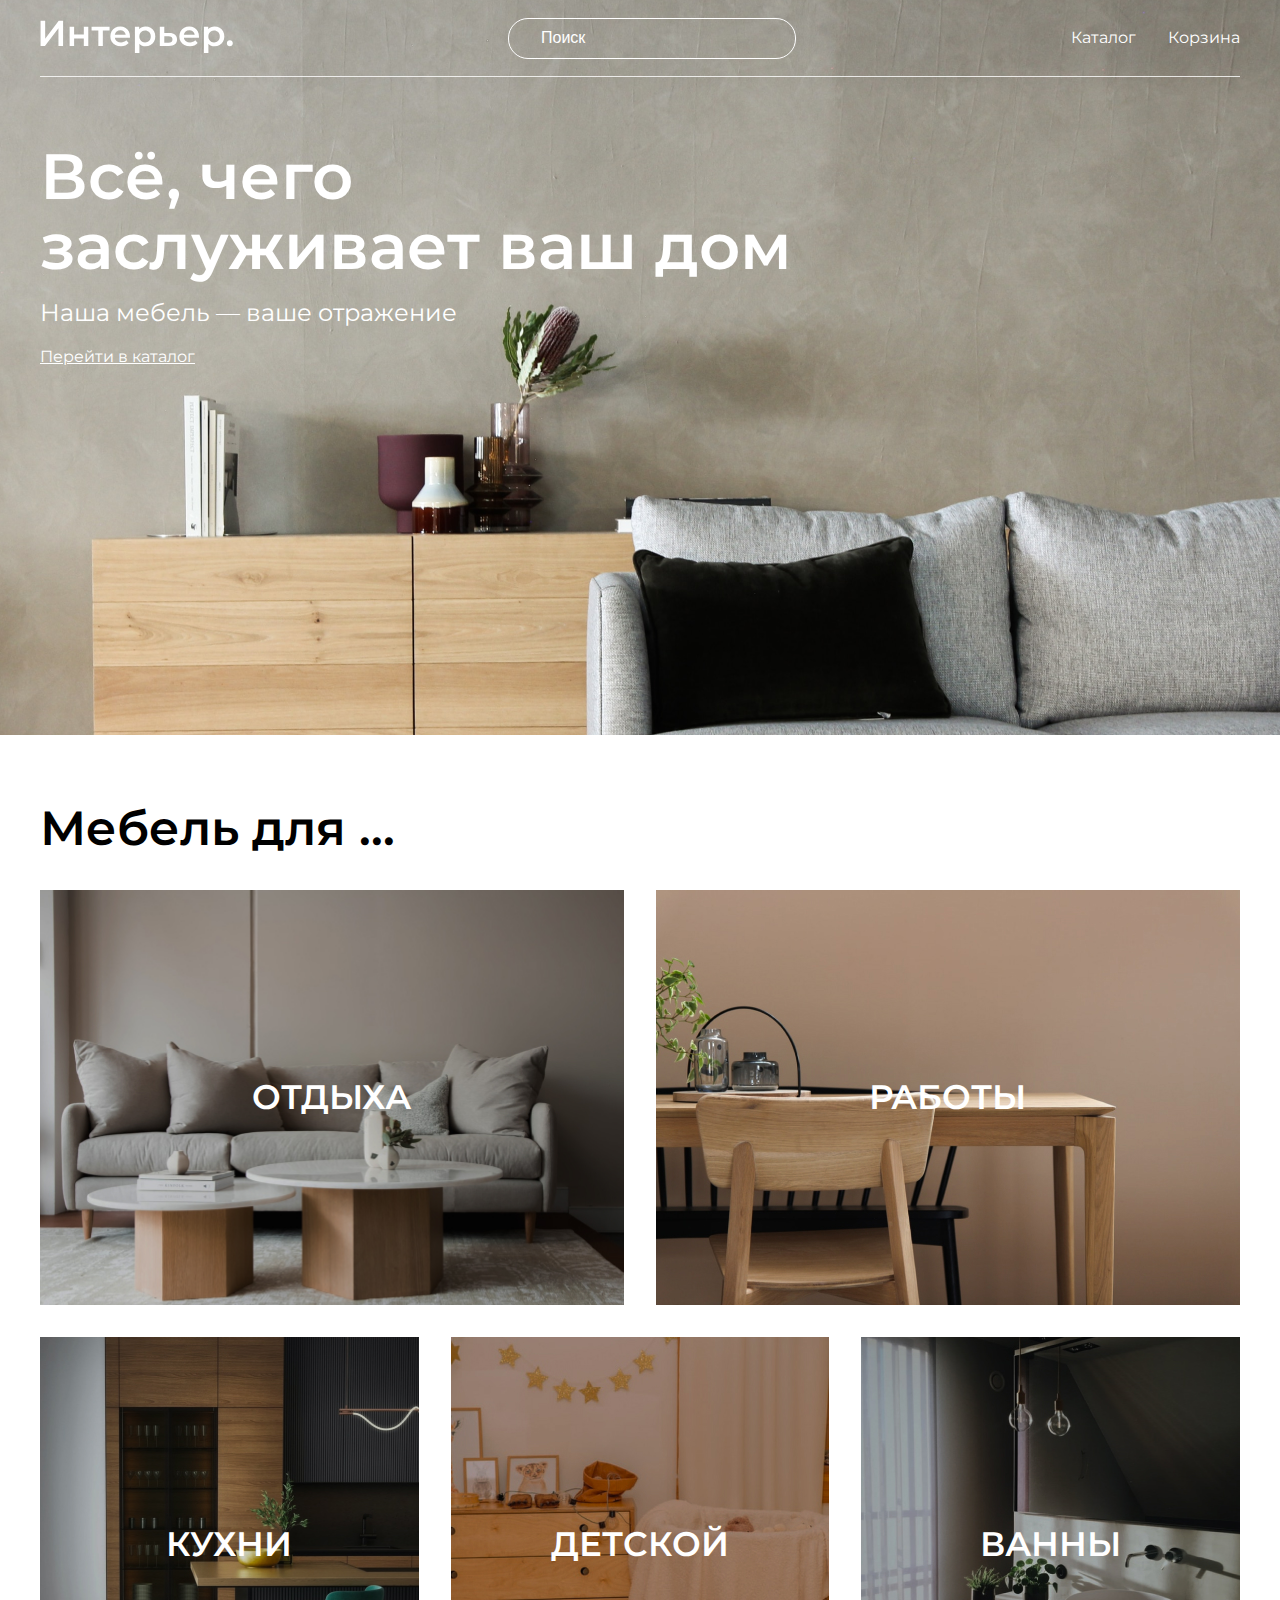
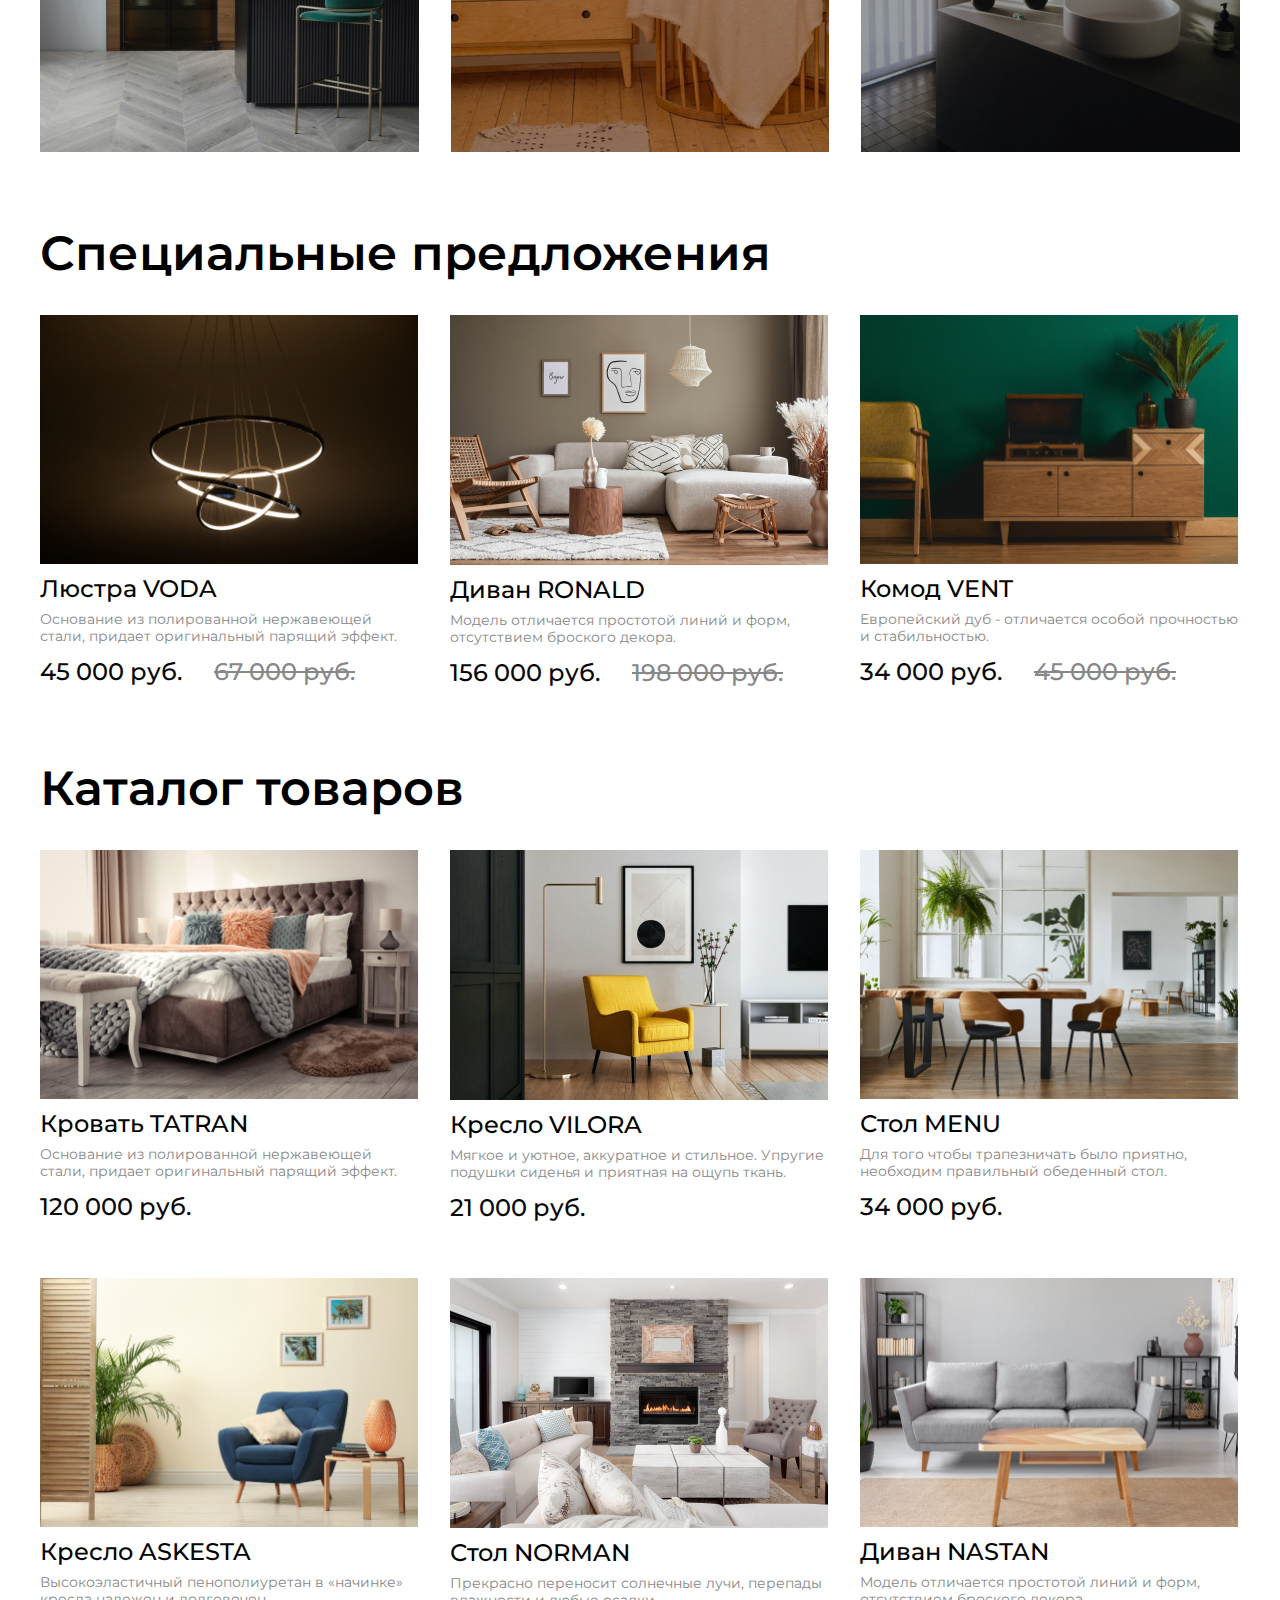
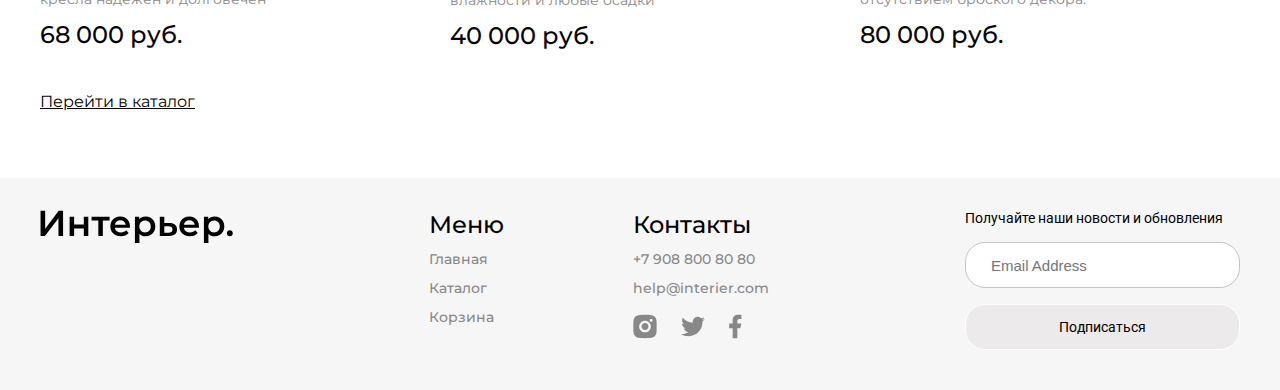
<file: index.html>
<!DOCTYPE html>
<html lang="en">

<head>
    <meta charset="UTF-8">
    <meta http-equiv="X-UA-Compatible" content="IE=edge">
    <meta name="viewport" content="width=device-width, initial-scale=1.0">
    <title>Document</title>
    <link rel="preconnect" href="https://fonts.googleapis.com">
    <link rel="preconnect" href="https://fonts.gstatic.com" crossorigin>
    <link href="https://fonts.googleapis.com/css2?family=Montserrat:wght@400;500;600&display=swap" rel="stylesheet">
    <link rel="preconnect" href="https://fonts.googleapis.com">
    <link rel="preconnect" href="https://fonts.gstatic.com" crossorigin>
    <link href="https://fonts.googleapis.com/css2?family=Montserrat:wght@400;500;600&family=Roboto&display=swap"
        rel="stylesheet">
    <link rel="stylesheet" href="style.css">
</head>

<body class="body">
    <div class="top center">
        <header class="header">
            <a class="logo" href="index.html"><img class="logo__img" src="img/logo.svg" alt="logotip"></a>
            <input class="header__input" type="text" placeholder="Поиск">
            <nav class="header__nav">
                <a class="header__link" href="catalog.html"> Каталог</a>
                <a class="header__link" href="cart.html"> Корзина</a>
            </nav>
            <div class="header__nav_mobile">
                <a href="#"><svg width="17" height="16" viewBox="0 0 17 16" fill="none"
                        xmlns="http://www.w3.org/2000/svg">
                        <path
                            d="M2.7515 1.99141C1.59282 3.14838 0.918906 4.70363 0.867092 6.34023C0.815278 7.97682 1.38946 9.57159 2.47264 10.7995C3.55581 12.0275 5.06645 12.7962 6.69672 12.9491C8.29727 13.0991 9.89485 12.6444 11.1757 11.6766L14.5069 15.0085L14.5069 15.0085C14.5897 15.0914 14.6881 15.1571 14.7963 15.2019C14.9046 15.2468 15.0206 15.2698 15.1377 15.2698C15.2549 15.2698 15.3709 15.2468 15.4791 15.2019C15.5873 15.1571 15.6857 15.0914 15.7685 15.0085C15.8514 14.9257 15.9171 14.8274 15.9619 14.7191C16.0068 14.6109 16.0298 14.4949 16.0298 14.3777C16.0298 14.2606 16.0068 14.1446 15.9619 14.0363C15.9171 13.9281 15.8514 13.8298 15.7685 13.7469L15.7685 13.7469L12.4368 10.416C13.4021 9.13496 13.8547 7.53846 13.7038 5.93943C13.5501 4.31054 12.7816 2.80139 11.5547 1.719C10.3277 0.636623 8.73451 0.0623154 7.09916 0.11292C5.46381 0.163525 3.90917 0.835233 2.7515 1.99141ZM2.7515 1.99141L2.82216 2.06217L2.7515 1.99141ZM10.5895 3.25366C11.0271 3.68416 11.3751 4.19703 11.6135 4.76269C11.8518 5.32835 11.9758 5.93561 11.9783 6.54944C11.9808 7.16327 11.8618 7.77152 11.628 8.3391C11.3943 8.90669 11.0505 9.42238 10.6164 9.85642C10.1824 10.2905 9.66668 10.6343 9.09909 10.868C8.53151 11.1018 7.92326 11.2208 7.30943 11.2183C6.6956 11.2158 6.08834 11.0918 5.52268 10.8535C4.95702 10.6151 4.44415 10.2671 4.01365 9.82954C3.15334 8.95509 2.67341 7.77613 2.6784 6.54944C2.6834 5.32275 3.17291 4.14773 4.04032 3.28033C4.90772 2.41292 6.08274 1.92341 7.30943 1.91841C8.53612 1.91342 9.71508 2.39335 10.5895 3.25366Z"
                            fill="white" stroke="white" stroke-width="0.2" />
                    </svg>
                </a>
                <a href="catalog.html"><svg width="20" height="21" viewBox="0 0 20 21" fill="none"
                        xmlns="http://www.w3.org/2000/svg">
                        <rect x="0.800537" y="0.900024" width="4.57143" height="4.57143" fill="white" />
                        <rect x="0.800537" y="8.21436" width="4.57143" height="4.57143" fill="white" />
                        <rect x="0.800537" y="15.5286" width="4.57143" height="4.57143" fill="white" />
                        <rect x="8.11401" y="8.21436" width="4.57143" height="4.57143" fill="white" />
                        <rect x="8.11401" y="15.5286" width="4.57143" height="4.57143" fill="white" />
                        <rect x="8.11401" y="0.900024" width="4.57143" height="4.57143" fill="white" />
                        <rect x="15.4285" y="8.21436" width="4.57143" height="4.57143" fill="white" />
                        <rect x="15.4285" y="15.5286" width="4.57143" height="4.57143" fill="white" />
                        <rect x="15.4285" y="0.900024" width="4.57143" height="4.57143" fill="white" />
                    </svg>
                </a>
                <a href="cart.html"><svg width="19" height="17" viewBox="0 0 19 17" fill="none"
                        xmlns="http://www.w3.org/2000/svg">
                        <path
                            d="M11.5834 16.8333C12.1359 16.8333 12.6658 16.6138 13.0566 16.2231C13.4473 15.8324 13.6667 15.3025 13.6667 14.75C13.6667 14.1974 13.4473 13.6675 13.0566 13.2768C12.6658 12.8861 12.1359 12.6666 11.5834 12.6666C11.0309 12.6666 10.501 12.8861 10.1103 13.2768C9.71957 13.6675 9.50008 14.1974 9.50008 14.75C9.50008 15.3025 9.71957 15.8324 10.1103 16.2231C10.501 16.6138 11.0309 16.8333 11.5834 16.8333ZM4.29174 16.8333C4.84428 16.8333 5.37418 16.6138 5.76488 16.2231C6.15558 15.8324 6.37508 15.3025 6.37508 14.75C6.37508 14.1974 6.15558 13.6675 5.76488 13.2768C5.37418 12.8861 4.84428 12.6666 4.29174 12.6666C3.73921 12.6666 3.20931 12.8861 2.81861 13.2768C2.4279 13.6675 2.20841 14.1974 2.20841 14.75C2.20841 15.3025 2.4279 15.8324 2.81861 16.2231C3.20931 16.6138 3.73921 16.8333 4.29174 16.8333ZM17.873 2.16975C18.133 2.16136 18.3796 2.05217 18.5606 1.86525C18.7416 1.67834 18.8428 1.42836 18.8428 1.16819C18.8428 0.908013 18.7416 0.658037 18.5606 0.471123C18.3796 0.28421 18.133 0.175013 17.873 0.166626H16.674C15.7345 0.166626 14.922 0.818709 14.7178 1.73538L13.4126 7.61246C13.2084 8.52912 12.3959 9.18121 11.4563 9.18121H3.63133L2.12924 3.17079H11.8636C12.1212 3.15904 12.3644 3.04844 12.5425 2.86199C12.7206 2.67555 12.82 2.42761 12.82 2.16975C12.82 1.91189 12.7206 1.66395 12.5425 1.47751C12.3644 1.29106 12.1212 1.18046 11.8636 1.16871H2.12924C1.82473 1.16862 1.5242 1.23796 1.25051 1.37145C0.976816 1.50495 0.737162 1.69909 0.549763 1.93911C0.362364 2.17913 0.232155 2.45872 0.169035 2.75662C0.105913 3.05452 0.111544 3.36289 0.185495 3.65829L1.68758 9.66662C1.79586 10.1002 2.046 10.485 2.39821 10.7601C2.75042 11.0351 3.18447 11.1844 3.63133 11.1843H11.4563C12.368 11.1845 13.2524 10.8736 13.9636 10.3032C14.6748 9.73275 15.1701 8.93681 15.3678 8.04683L16.674 2.16975H17.873Z"
                            fill="white" />
                    </svg>
                </a>
            </div>
        </header>
        <section class="top__content">
            <h1 class="top__title-index">Всё, чего<br>заслуживает ваш дом</h1>
            <p class="top__text">
                Наша мебель — ваше отражение
            </p>
            <a href="catalog.html" class="top__link"> Перейти в каталог</a>
        </section>
    </div>
    <section class="for center">
        <h2 class="for__title">Мебель для ...</h2>
        <div class="for__content">
            <div class="for__item for__item_big for__item1">
                <a href="#" class="for__link">ОТДЫХА</a>
            </div>
            <div class="for__item for__item_big for__item2">
                <a href="#" class="for__link">РАБОТЫ</a>
            </div>
            <div class="for__item for__item3">
                <a href="#" class="for__link">КУХНИ</a>
            </div>
            <div class="for__item for__item4">
                <a href="#" class="for__link">ДЕТСКОЙ</a>
            </div>
            <div class="for__item for__item5">
                <a href="#" class="for__link">ВАННЫ</a>
            </div>
        </div>
    </section>
    <section class="product-box center">
        <h2 class="product-box__title">Специальные предложения</h2>
        <div class="product-content">
            <div class="product">
                <img class="product__img" src="img/lustra_voda.png" alt="lustra voda">
                <a class="product__title" href="#">Люстра VODA</a>
                <p class="product__text">Основание из полированной нержавеющей стали, придает оригинальный парящий
                    эффект.</p>
                <p class="product__price">45 000 руб.<span class="product__price_select">67 000 руб.</span></p>
            </div>
            <div class="product">
                <img class="product__img" src="img/divan_Ronald.png" alt="divan Ronald">
                <a class="product__title" href="#">Диван RONALD</a>
                <p class="product__text">Модель отличается простотой линий и форм, отсутствием броского декора.</p>
                <p class="product__price">156 000 руб.<span class="product__price_select">198 000 руб.</span></p>
            </div>
            <div class="product">
                <img class="product__img" src="img/Komod_vent.png" alt="Komod_vent">
                <a class="product__title" href="#">Комод VENT</a>
                <p class="product__text">Европейский дуб - отличается особой прочностью и стабильностью.</p>
                <p class="product__price">34 000 руб.<span class="product__price_select">45 000 руб.</span></p>
            </div>
        </div>
    </section>
    <section class="product-box center">
        <h2 class="product-box__title">Каталог товаров</h2>
        <div class="product-content">
            <div class="product">
                <img class="product__img" src="img/krovat_tatran.png" alt="krovat tatran">
                <a class="product__title" href="#">Кровать TATRAN</a>
                <p class="product__text">Основание из полированной нержавеющей стали, придает оригинальный парящий
                    эффект.</p>
                <p class="product__price">120 000 руб.</p>
            </div>
            <div class="product">
                <img class="product__img" src="img/kreslo_vilora.png" alt="kreslo vilora">
                <a class="product__title" href="#">Кресло VILORA</a>
                <p class="product__text">Мягкое и уютное, аккуратное и стильное. Упругие подушки сиденья и приятная на
                    ощупь ткань. </p>
                <p class="product__price">21 000 руб.</p>
            </div>
            <div class="product">
                <img class="product__img" src="img/stol_menu.png" alt="stol menu">
                <a class="product__title" href="#">Стол MENU</a>
                <p class="product__text">Для того чтобы трапезничать было приятно, необходим правильный обеденный стол.
                </p>
                <p class="product__price">34 000 руб.</p>
            </div>
            <div class="product">
                <img class="product__img" src="img/kreslo_askesta.png" alt="kreslo askesta">
                <a class="product__title" href="#">Кресло ASKESTA</a>
                <p class="product__text">Высокоэластичный пенополиуретан в «начинке» кресла надежен и долговечен</p>
                <p class="product__price">68 000 руб.</p>
            </div>
            <div class="product">
                <img class="product__img" src="img/stol_norman.png" alt="stol NORMAN">
                <a class="product__title" href="#">Стол NORMAN</a>
                <p class="product__text">Прекрасно переносит солнечные лучи, перепады влажности и любые осадки</p>
                <p class="product__price">40 000 руб.</p>
            </div>
            <div class="product">
                <img class="product__img" src="img/divan_nastan.png" alt="divan NASTAN">
                <a class="product__title" href="#">Диван NASTAN</a>
                <p class="product__text">Модель отличается простотой линий и форм, отсутствием броского декора. </p>
                <p class="product__price">80 000 руб.</p>
            </div>
        </div>
    </section>
    <a class="link__catalog center" href="catalog.html">Перейти в каталог</a>
    <footer class="footer center">
        <a class="footer__logo" href="#"><img src="img/interer_black.svg" alt="logotip"></a>
        <div class="footer__content">
            <nav class="footer__nav">
                <h4 class="footer__title">Меню</h4>
                <a class="footer__link" href="index.html"> Главная</a>
                <a class="footer__link" href="catalog.html"> Каталог</a>
                <a class="footer__link" href="cart.html"> Корзина</a>
            </nav>
            <div class="footer__contact">
                <h4 class="footer__title">Контакты</h4>
                <a class="footer__link" href="tel:+79088008080">+7 908 800 80 80</a>
                <a class="footer__link" href="mailto:help@interier.com">help@interier.com</a>
                <div class="footer__icon">
                    <a href="#"><svg class="footer__icon_activ" width="24" height="25" viewBox="0 0 24 25"
                            fill="#888888" xmlns="http://www.w3.org/2000/svg">
                            <path
                                d="M12 0.833984C15.1698 0.833984 15.5653 0.845651 16.809 0.903984C18.0515 0.962318 18.8973 1.15715 19.6417 1.44648C20.4117 1.74282 21.0603 2.14415 21.709 2.79165C22.3022 3.37486 22.7613 4.08034 23.0542 4.85898C23.3423 5.60215 23.5383 6.44915 23.5967 7.69165C23.6515 8.93532 23.6667 9.33082 23.6667 12.5007C23.6667 15.6705 23.655 16.066 23.5967 17.3097C23.5383 18.5522 23.3423 19.398 23.0542 20.1423C22.7621 20.9214 22.303 21.627 21.709 22.2097C21.1256 22.8027 20.4202 23.2617 19.6417 23.5548C18.8985 23.843 18.0515 24.039 16.809 24.0973C15.5653 24.1522 15.1698 24.1673 12 24.1673C8.83017 24.1673 8.43467 24.1557 7.191 24.0973C5.9485 24.039 5.10267 23.843 4.35834 23.5548C3.57938 23.2625 2.87378 22.8034 2.291 22.2097C1.69764 21.6265 1.23859 20.921 0.945836 20.1423C0.656503 19.3992 0.461669 18.5522 0.403336 17.3097C0.348502 16.066 0.333336 15.6705 0.333336 12.5007C0.333336 9.33082 0.345002 8.93532 0.403336 7.69165C0.461669 6.44798 0.656503 5.60332 0.945836 4.85898C1.23778 4.07986 1.69694 3.37419 2.291 2.79165C2.87395 2.19809 3.5795 1.739 4.35834 1.44648C5.10267 1.15715 5.94734 0.962318 7.191 0.903984C8.43467 0.849151 8.83017 0.833984 12 0.833984ZM12 6.66732C10.4529 6.66732 8.96918 7.2819 7.87521 8.37586C6.78125 9.46982 6.16667 10.9536 6.16667 12.5007C6.16667 14.0477 6.78125 15.5315 7.87521 16.6254C8.96918 17.7194 10.4529 18.334 12 18.334C13.5471 18.334 15.0308 17.7194 16.1248 16.6254C17.2188 15.5315 17.8333 14.0477 17.8333 12.5007C17.8333 10.9536 17.2188 9.46982 16.1248 8.37586C15.0308 7.2819 13.5471 6.66732 12 6.66732ZM19.5833 6.37565C19.5833 5.98888 19.4297 5.61794 19.1562 5.34445C18.8827 5.07096 18.5118 4.91732 18.125 4.91732C17.7382 4.91732 17.3673 5.07096 17.0938 5.34445C16.8203 5.61794 16.6667 5.98888 16.6667 6.37565C16.6667 6.76243 16.8203 7.13336 17.0938 7.40685C17.3673 7.68034 17.7382 7.83398 18.125 7.83398C18.5118 7.83398 18.8827 7.68034 19.1562 7.40685C19.4297 7.13336 19.5833 6.76243 19.5833 6.37565ZM12 9.00065C12.9283 9.00065 13.8185 9.3694 14.4749 10.0258C15.1313 10.6822 15.5 11.5724 15.5 12.5007C15.5 13.4289 15.1313 14.3191 14.4749 14.9755C13.8185 15.6319 12.9283 16.0007 12 16.0007C11.0717 16.0007 10.1815 15.6319 9.52513 14.9755C8.86875 14.3191 8.5 13.4289 8.5 12.5007C8.5 11.5724 8.86875 10.6822 9.52513 10.0258C10.1815 9.3694 11.0717 9.00065 12 9.00065Z" />
                        </svg>
                    </a>
                    <a href="#"><svg class="footer__icon_activ" width="24" height="21" viewBox="0 0 24 21"
                            fill="#888888" xmlns="http://www.w3.org/2000/svg">
                            <path
                                d="M23.8557 3.09919C22.965 3.49317 22.0205 3.75191 21.0533 3.86686C22.0727 3.2572 22.8357 2.29771 23.2 1.16719C22.2433 1.73652 21.1945 2.13552 20.1013 2.35136C19.3671 1.5657 18.3938 1.04465 17.3328 0.869207C16.2718 0.693765 15.1826 0.873764 14.2345 1.38122C13.2864 1.88868 12.5325 2.69516 12.09 3.67528C11.6475 4.65541 11.5412 5.75427 11.7877 6.80103C9.84763 6.70379 7.94973 6.19964 6.21718 5.3213C4.48462 4.44296 2.95616 3.21008 1.73101 1.70269C1.29735 2.44755 1.06946 3.29429 1.07067 4.15619C1.07067 5.84786 1.93167 7.34236 3.24067 8.21736C2.46602 8.19297 1.70841 7.98377 1.03101 7.60719V7.66786C1.03124 8.79451 1.42111 9.88641 2.1345 10.7584C2.84789 11.6304 3.8409 12.2289 4.94517 12.4524C4.22606 12.6472 3.47203 12.676 2.74017 12.5364C3.05152 13.5061 3.65835 14.3543 4.4757 14.962C5.29305 15.5697 6.27999 15.9066 7.29834 15.9255C6.28624 16.7204 5.12738 17.308 3.88804 17.6547C2.64869 18.0014 1.35316 18.1005 0.0755081 17.9462C2.30582 19.3805 4.90212 20.142 7.55384 20.1395C16.529 20.1395 21.4372 12.7044 21.4372 6.25619C21.4372 6.04619 21.4313 5.83386 21.422 5.62619C22.3773 4.93572 23.2019 4.08038 23.8568 3.10036L23.8557 3.09919Z" />
                        </svg>
                    </a>
                    <a href="#"><svg class="footer__icon_activ" width="13" height="25" viewBox="0 0 13 25"
                            fill="#888888" xmlns="http://www.w3.org/2000/svg">
                            <path
                                d="M8.33332 14.2218H11.25L12.4167 9.55518H8.33332V7.22184C8.33332 6.02018 8.33332 4.88851 10.6667 4.88851H12.4167V0.968509C12.0363 0.918343 10.6002 0.805176 9.08349 0.805176C5.91599 0.805176 3.66666 2.73834 3.66666 6.28851V9.55518H0.166656V14.2218H3.66666V24.1385H8.33332V14.2218Z" />
                        </svg>
                    </a>
                </div>
            </div>
        </div>
        <div class="footer__form-wrap">
            <form class="footer__form" action="#">
                <p class="footer__form-text">Получайте наши новости и обновления</p>
                <input class="footer__input" type="email" placeholder="Email Address">
                <button class="footer__button">Подписаться</button>
            </form>
        </div>
    </footer>
</body>

</html>
</file>
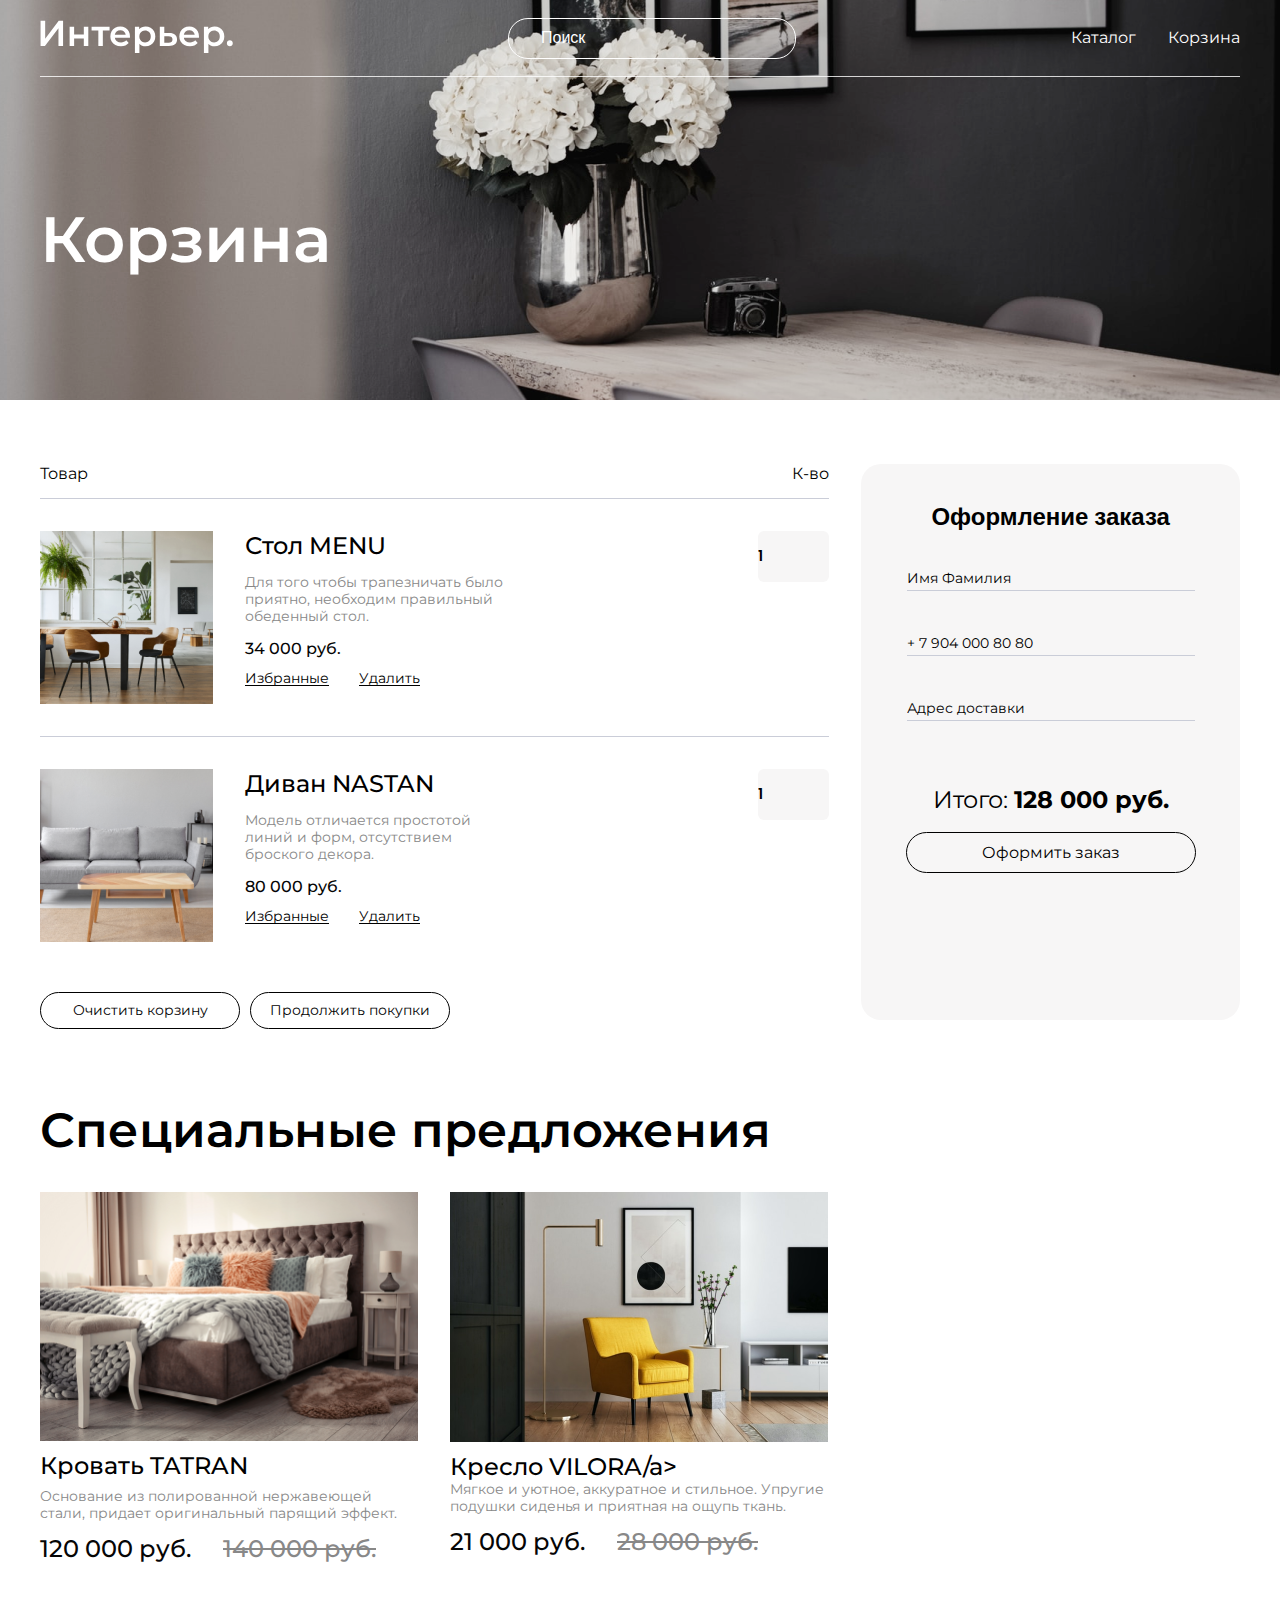
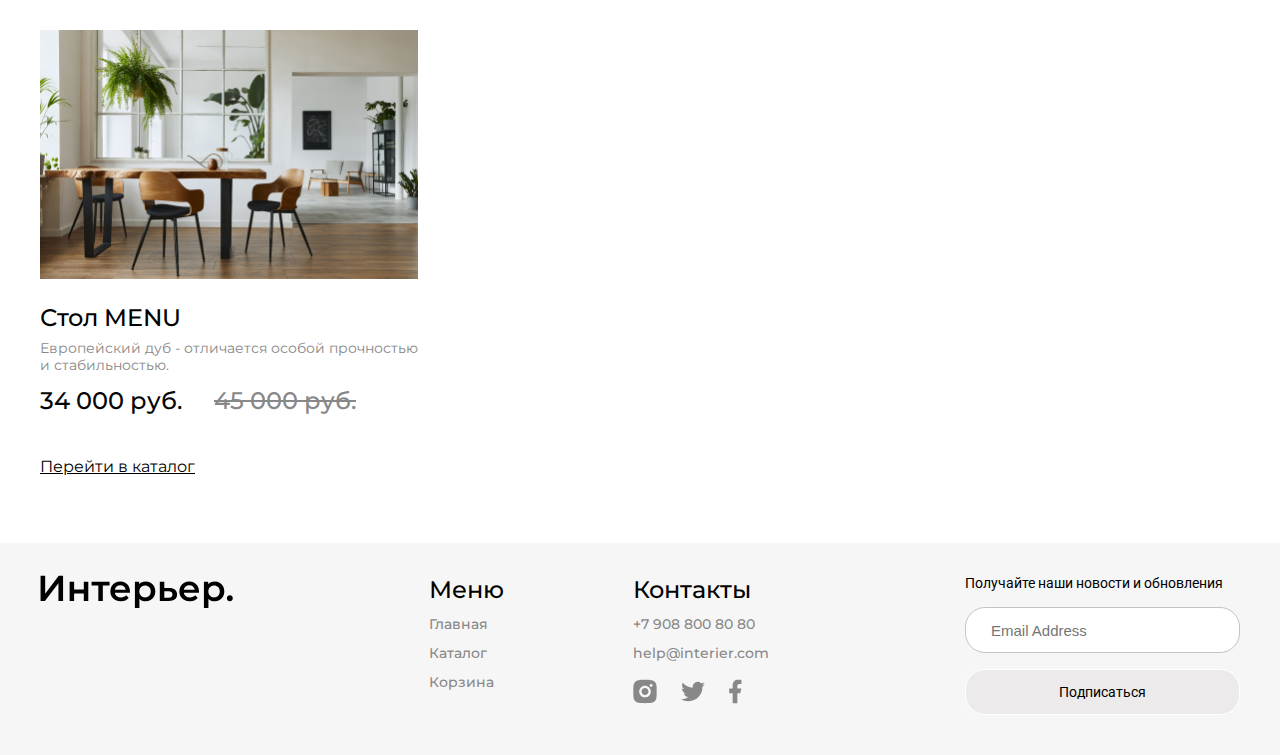
<file: cart.html>
<!DOCTYPE html>
<html lang="en">

<head>
    <meta charset="UTF-8">
    <meta http-equiv="X-UA-Compatible" content="IE=edge">
    <meta name="viewport" content="width=device-width, initial-scale=1.0">
    <title>Document</title>
    <link rel="preconnect" href="https://fonts.googleapis.com">
    <link rel="preconnect" href="https://fonts.gstatic.com" crossorigin>
    <link href="https://fonts.googleapis.com/css2?family=Montserrat:wght@400;500;600&display=swap" rel="stylesheet">
    <link rel="preconnect" href="https://fonts.googleapis.com">
    <link rel="preconnect" href="https://fonts.gstatic.com" crossorigin>
    <link href="https://fonts.googleapis.com/css2?family=Montserrat:wght@400;500;600&family=Roboto&display=swap"
        rel="stylesheet">
    <link rel="preconnect" href="https://fonts.googleapis.com">
    <link rel="preconnect" href="https://fonts.gstatic.com" crossorigin>
    <link
        href="https://fonts.googleapis.com/css2?family=Montserrat:wght@400;500;600&family=Poppins:ital,wght@0,400;0,500;0,600;1,400;1,500;1,600&family=Roboto&display=swap"
        rel="stylesheet">
    <link rel="stylesheet" href="style.css">
</head>

<body class="body">

    <div class="top-cart center">
        <header class="header">
            <a class="logo" href="index.html"><img class="logo__img" src="img/logo.svg" alt="logotip"></a>
            <input class="header__input" type="text" placeholder="Поиск">
            <nav class="header__nav">
                <a class="header__link" href="catalog.html"> Каталог</a>
                <a class="header__link" href="cart.html"> Корзина</a>
            </nav>
            <div class="header__nav_mobile">
                <a href="#"><svg width="17" height="16" viewBox="0 0 17 16" fill="none"
                        xmlns="http://www.w3.org/2000/svg">
                        <path
                            d="M2.7515 1.99141C1.59282 3.14838 0.918906 4.70363 0.867092 6.34023C0.815278 7.97682 1.38946 9.57159 2.47264 10.7995C3.55581 12.0275 5.06645 12.7962 6.69672 12.9491C8.29727 13.0991 9.89485 12.6444 11.1757 11.6766L14.5069 15.0085L14.5069 15.0085C14.5897 15.0914 14.6881 15.1571 14.7963 15.2019C14.9046 15.2468 15.0206 15.2698 15.1377 15.2698C15.2549 15.2698 15.3709 15.2468 15.4791 15.2019C15.5873 15.1571 15.6857 15.0914 15.7685 15.0085C15.8514 14.9257 15.9171 14.8274 15.9619 14.7191C16.0068 14.6109 16.0298 14.4949 16.0298 14.3777C16.0298 14.2606 16.0068 14.1446 15.9619 14.0363C15.9171 13.9281 15.8514 13.8298 15.7685 13.7469L15.7685 13.7469L12.4368 10.416C13.4021 9.13496 13.8547 7.53846 13.7038 5.93943C13.5501 4.31054 12.7816 2.80139 11.5547 1.719C10.3277 0.636623 8.73451 0.0623154 7.09916 0.11292C5.46381 0.163525 3.90917 0.835233 2.7515 1.99141ZM2.7515 1.99141L2.82216 2.06217L2.7515 1.99141ZM10.5895 3.25366C11.0271 3.68416 11.3751 4.19703 11.6135 4.76269C11.8518 5.32835 11.9758 5.93561 11.9783 6.54944C11.9808 7.16327 11.8618 7.77152 11.628 8.3391C11.3943 8.90669 11.0505 9.42238 10.6164 9.85642C10.1824 10.2905 9.66668 10.6343 9.09909 10.868C8.53151 11.1018 7.92326 11.2208 7.30943 11.2183C6.6956 11.2158 6.08834 11.0918 5.52268 10.8535C4.95702 10.6151 4.44415 10.2671 4.01365 9.82954C3.15334 8.95509 2.67341 7.77613 2.6784 6.54944C2.6834 5.32275 3.17291 4.14773 4.04032 3.28033C4.90772 2.41292 6.08274 1.92341 7.30943 1.91841C8.53612 1.91342 9.71508 2.39335 10.5895 3.25366Z"
                            fill="white" stroke="white" stroke-width="0.2" />
                    </svg>
                </a>
                <a href="catalog.html"><svg width="20" height="21" viewBox="0 0 20 21" fill="none"
                        xmlns="http://www.w3.org/2000/svg">
                        <rect x="0.800537" y="0.900024" width="4.57143" height="4.57143" fill="white" />
                        <rect x="0.800537" y="8.21436" width="4.57143" height="4.57143" fill="white" />
                        <rect x="0.800537" y="15.5286" width="4.57143" height="4.57143" fill="white" />
                        <rect x="8.11401" y="8.21436" width="4.57143" height="4.57143" fill="white" />
                        <rect x="8.11401" y="15.5286" width="4.57143" height="4.57143" fill="white" />
                        <rect x="8.11401" y="0.900024" width="4.57143" height="4.57143" fill="white" />
                        <rect x="15.4285" y="8.21436" width="4.57143" height="4.57143" fill="white" />
                        <rect x="15.4285" y="15.5286" width="4.57143" height="4.57143" fill="white" />
                        <rect x="15.4285" y="0.900024" width="4.57143" height="4.57143" fill="white" />
                    </svg>
                </a>
                <a href="cart.html"><svg width="19" height="17" viewBox="0 0 19 17" fill="none"
                        xmlns="http://www.w3.org/2000/svg">
                        <path
                            d="M11.5834 16.8333C12.1359 16.8333 12.6658 16.6138 13.0566 16.2231C13.4473 15.8324 13.6667 15.3025 13.6667 14.75C13.6667 14.1974 13.4473 13.6675 13.0566 13.2768C12.6658 12.8861 12.1359 12.6666 11.5834 12.6666C11.0309 12.6666 10.501 12.8861 10.1103 13.2768C9.71957 13.6675 9.50008 14.1974 9.50008 14.75C9.50008 15.3025 9.71957 15.8324 10.1103 16.2231C10.501 16.6138 11.0309 16.8333 11.5834 16.8333ZM4.29174 16.8333C4.84428 16.8333 5.37418 16.6138 5.76488 16.2231C6.15558 15.8324 6.37508 15.3025 6.37508 14.75C6.37508 14.1974 6.15558 13.6675 5.76488 13.2768C5.37418 12.8861 4.84428 12.6666 4.29174 12.6666C3.73921 12.6666 3.20931 12.8861 2.81861 13.2768C2.4279 13.6675 2.20841 14.1974 2.20841 14.75C2.20841 15.3025 2.4279 15.8324 2.81861 16.2231C3.20931 16.6138 3.73921 16.8333 4.29174 16.8333ZM17.873 2.16975C18.133 2.16136 18.3796 2.05217 18.5606 1.86525C18.7416 1.67834 18.8428 1.42836 18.8428 1.16819C18.8428 0.908013 18.7416 0.658037 18.5606 0.471123C18.3796 0.28421 18.133 0.175013 17.873 0.166626H16.674C15.7345 0.166626 14.922 0.818709 14.7178 1.73538L13.4126 7.61246C13.2084 8.52912 12.3959 9.18121 11.4563 9.18121H3.63133L2.12924 3.17079H11.8636C12.1212 3.15904 12.3644 3.04844 12.5425 2.86199C12.7206 2.67555 12.82 2.42761 12.82 2.16975C12.82 1.91189 12.7206 1.66395 12.5425 1.47751C12.3644 1.29106 12.1212 1.18046 11.8636 1.16871H2.12924C1.82473 1.16862 1.5242 1.23796 1.25051 1.37145C0.976816 1.50495 0.737162 1.69909 0.549763 1.93911C0.362364 2.17913 0.232155 2.45872 0.169035 2.75662C0.105913 3.05452 0.111544 3.36289 0.185495 3.65829L1.68758 9.66662C1.79586 10.1002 2.046 10.485 2.39821 10.7601C2.75042 11.0351 3.18447 11.1844 3.63133 11.1843H11.4563C12.368 11.1845 13.2524 10.8736 13.9636 10.3032C14.6748 9.73275 15.1701 8.93681 15.3678 8.04683L16.674 2.16975H17.873Z"
                            fill="white" />
                    </svg>
                </a>
            </div>
        </header>
        <h1 class="top-cart__title">Корзина</h1>
    </div>
    <div class="cart__wrap center">
        <div class="cart__content center">
            <div class="cart__name-box">
                <p>Товар</p>
                <p>К-во</p>
            </div>
            <section class="cart-item">
                <div class="cart-item__left">
                    <img class="cart-item__img" src="img/cart_item1.png" alt="item">
                    <div class="cart-item__info">
                        <h4 class="cart-item__title">Стол MENU</h4>
                        <p class="cart-item__text">Для того чтобы трапезничать было приятно, необходим правильный
                            обеденный стол.</p>
                        <p class="cart-item__price">34 000 руб.</p>
                        <div class="cart-item__link-box">
                            <a class="cart-item__link" href="#">Избранные</a>
                            <a class="cart-item__link" href="#">Удалить</a>
                        </div>
                    </div>
                </div>
                <input class="cart-item__input" type="number" value="1" min="1">
            </section>
            <section class="cart-item">
                <div class="cart-item__left">
                    <img class="cart-item__img" src="img/cart_item2.png" alt="item">
                    <div class="cart-item__info">
                        <h4 class="cart-item__title">Диван NASTAN</h4>
                        <p class="cart-item__text">Модель отличается простотой линий и форм, отсутствием броского
                            декора.</p>
                        <p class="cart-item__price">80 000 руб.</p>
                        <div class="cart-item__link-box">
                            <a class="cart-item__link" href="#">Избранные</a>
                            <a class="cart-item__link" href="#">Удалить</a>
                        </div>
                    </div>
                </div>
                <input class="cart-item__input" type="number" value="1" min="1">
            </section>
            <div class="cart-functions">
                <button class="cart-functions__button">Очистить корзину</button>
                <button class="cart-functions__button">Продолжить покупки</button>
            </div>
        </div>
        <form class="cart-form center" action="#">
            <h3 class="cart-form__title">Оформление заказа</h3>
            <input class="cart-form__input" type="text" placeholder="Имя Фамилия">
            <input class="cart-form__input" type="tel" placeholder="+ 7 904 000 80 80">
            <input class="cart-form__input" type="text" placeholder="Адрес доставки">
            <p class="cart-form__total">Итого:&nbsp;<span class="cart-form__total_bold">128 000 руб.</span></p>
            <button class="cart-form__button">Оформить заказ</button>

        </form>
    </div>
    <section class="product-box cart__product-box center">
        <h2 class="product-box__title">Специальные предложения</h2>
        <div class="product-content product-content__cart ">
            <div class="product">
                <img class="product__img" src="img/krovat_tatran.png"lustra voda">
                <a class="product__title" href="#">Кровать TATRAN</a>
                <p class="product__text">Основание из полированной нержавеющей стали, придает оригинальный парящий эффект.</p>
                <p class="product__price">120 000 руб.<span class="product__price_select">140 000 руб.</span></p>
            </div>
            <div class="product">
                <img class="product__img" src="img/kreslo_vilora.png" alt="divan Ronald">
                <a class="product__title" href="#">Кресло VILORA/a>
                <p class="product__text">Мягкое и уютное, аккуратное и стильное. Упругие подушки сиденья и приятная на ощупь ткань. </p>
                <p class="product__price">21 000 руб.<span class="product__price_select">28 000 руб.</span></p>
            </div>
            <div class="product">
                <img class="product__img" src="img/stol_menu.png" alt="Komod_vent">
                <a class="product__title" href="#">Стол MENU</a>
                <p class="product__text">Европейский дуб - отличается особой прочностью и стабильностью.</p>
                <p class="product__price">34 000 руб.<span class="product__price_select">45 000 руб.</span></p>
            </div>
        </div>
    </section>
    <a class="link__catalog center" href="catalog.html">Перейти в каталог</a>
    <footer class="footer center">
        <a class="footer__logo" href="#"><img src="img/interer_black.svg" alt="logotip"></a>
        <div class="footer__content">
            <nav class="footer__nav">
                <h4 class="footer__title">Меню</h4>
                <a class="footer__link" href="index.html"> Главная</a>
                <a class="footer__link" href="catalog.html"> Каталог</a>
                <a class="footer__link" href="cart.html"> Корзина</a>
            </nav>
            <div class="footer__contact">
                <h4 class="footer__title">Контакты</h4>
                <a class="footer__link" href="tel:+79088008080">+7 908 800 80 80</a>
                <a class="footer__link" href="mailto:help@interier.com">help@interier.com</a>
                <div class="footer__icon">
                    <a href="#"><svg class="footer__icon_activ" width="24" height="25" viewBox="0 0 24 25"
                            fill="#888888" xmlns="http://www.w3.org/2000/svg">
                            <path
                                d="M12 0.833984C15.1698 0.833984 15.5653 0.845651 16.809 0.903984C18.0515 0.962318 18.8973 1.15715 19.6417 1.44648C20.4117 1.74282 21.0603 2.14415 21.709 2.79165C22.3022 3.37486 22.7613 4.08034 23.0542 4.85898C23.3423 5.60215 23.5383 6.44915 23.5967 7.69165C23.6515 8.93532 23.6667 9.33082 23.6667 12.5007C23.6667 15.6705 23.655 16.066 23.5967 17.3097C23.5383 18.5522 23.3423 19.398 23.0542 20.1423C22.7621 20.9214 22.303 21.627 21.709 22.2097C21.1256 22.8027 20.4202 23.2617 19.6417 23.5548C18.8985 23.843 18.0515 24.039 16.809 24.0973C15.5653 24.1522 15.1698 24.1673 12 24.1673C8.83017 24.1673 8.43467 24.1557 7.191 24.0973C5.9485 24.039 5.10267 23.843 4.35834 23.5548C3.57938 23.2625 2.87378 22.8034 2.291 22.2097C1.69764 21.6265 1.23859 20.921 0.945836 20.1423C0.656503 19.3992 0.461669 18.5522 0.403336 17.3097C0.348502 16.066 0.333336 15.6705 0.333336 12.5007C0.333336 9.33082 0.345002 8.93532 0.403336 7.69165C0.461669 6.44798 0.656503 5.60332 0.945836 4.85898C1.23778 4.07986 1.69694 3.37419 2.291 2.79165C2.87395 2.19809 3.5795 1.739 4.35834 1.44648C5.10267 1.15715 5.94734 0.962318 7.191 0.903984C8.43467 0.849151 8.83017 0.833984 12 0.833984ZM12 6.66732C10.4529 6.66732 8.96918 7.2819 7.87521 8.37586C6.78125 9.46982 6.16667 10.9536 6.16667 12.5007C6.16667 14.0477 6.78125 15.5315 7.87521 16.6254C8.96918 17.7194 10.4529 18.334 12 18.334C13.5471 18.334 15.0308 17.7194 16.1248 16.6254C17.2188 15.5315 17.8333 14.0477 17.8333 12.5007C17.8333 10.9536 17.2188 9.46982 16.1248 8.37586C15.0308 7.2819 13.5471 6.66732 12 6.66732ZM19.5833 6.37565C19.5833 5.98888 19.4297 5.61794 19.1562 5.34445C18.8827 5.07096 18.5118 4.91732 18.125 4.91732C17.7382 4.91732 17.3673 5.07096 17.0938 5.34445C16.8203 5.61794 16.6667 5.98888 16.6667 6.37565C16.6667 6.76243 16.8203 7.13336 17.0938 7.40685C17.3673 7.68034 17.7382 7.83398 18.125 7.83398C18.5118 7.83398 18.8827 7.68034 19.1562 7.40685C19.4297 7.13336 19.5833 6.76243 19.5833 6.37565ZM12 9.00065C12.9283 9.00065 13.8185 9.3694 14.4749 10.0258C15.1313 10.6822 15.5 11.5724 15.5 12.5007C15.5 13.4289 15.1313 14.3191 14.4749 14.9755C13.8185 15.6319 12.9283 16.0007 12 16.0007C11.0717 16.0007 10.1815 15.6319 9.52513 14.9755C8.86875 14.3191 8.5 13.4289 8.5 12.5007C8.5 11.5724 8.86875 10.6822 9.52513 10.0258C10.1815 9.3694 11.0717 9.00065 12 9.00065Z" />
                        </svg>
                    </a>
                    <a href="#"><svg class="footer__icon_activ" width="24" height="21" viewBox="0 0 24 21"
                            fill="#888888" xmlns="http://www.w3.org/2000/svg">
                            <path
                                d="M23.8557 3.09919C22.965 3.49317 22.0205 3.75191 21.0533 3.86686C22.0727 3.2572 22.8357 2.29771 23.2 1.16719C22.2433 1.73652 21.1945 2.13552 20.1013 2.35136C19.3671 1.5657 18.3938 1.04465 17.3328 0.869207C16.2718 0.693765 15.1826 0.873764 14.2345 1.38122C13.2864 1.88868 12.5325 2.69516 12.09 3.67528C11.6475 4.65541 11.5412 5.75427 11.7877 6.80103C9.84763 6.70379 7.94973 6.19964 6.21718 5.3213C4.48462 4.44296 2.95616 3.21008 1.73101 1.70269C1.29735 2.44755 1.06946 3.29429 1.07067 4.15619C1.07067 5.84786 1.93167 7.34236 3.24067 8.21736C2.46602 8.19297 1.70841 7.98377 1.03101 7.60719V7.66786C1.03124 8.79451 1.42111 9.88641 2.1345 10.7584C2.84789 11.6304 3.8409 12.2289 4.94517 12.4524C4.22606 12.6472 3.47203 12.676 2.74017 12.5364C3.05152 13.5061 3.65835 14.3543 4.4757 14.962C5.29305 15.5697 6.27999 15.9066 7.29834 15.9255C6.28624 16.7204 5.12738 17.308 3.88804 17.6547C2.64869 18.0014 1.35316 18.1005 0.0755081 17.9462C2.30582 19.3805 4.90212 20.142 7.55384 20.1395C16.529 20.1395 21.4372 12.7044 21.4372 6.25619C21.4372 6.04619 21.4313 5.83386 21.422 5.62619C22.3773 4.93572 23.2019 4.08038 23.8568 3.10036L23.8557 3.09919Z" />
                        </svg>
                    </a>
                    <a href="#"><svg class="footer__icon_activ" width="13" height="25" viewBox="0 0 13 25"
                            fill="#888888" xmlns="http://www.w3.org/2000/svg">
                            <path
                                d="M8.33332 14.2218H11.25L12.4167 9.55518H8.33332V7.22184C8.33332 6.02018 8.33332 4.88851 10.6667 4.88851H12.4167V0.968509C12.0363 0.918343 10.6002 0.805176 9.08349 0.805176C5.91599 0.805176 3.66666 2.73834 3.66666 6.28851V9.55518H0.166656V14.2218H3.66666V24.1385H8.33332V14.2218Z" />
                        </svg>
                    </a>
                </div>
            </div>
        </div>
        <div class="footer__form-wrap">
            <form class="footer__form" action="#">
                <p class="footer__form-text">Получайте наши новости и обновления</p>
                <input class="footer__input" type="email" placeholder="Email Address">
                <button class="footer__button">Подписаться</button>
            </form>
            </div>
    </footer>
</body>

</html>
</file>
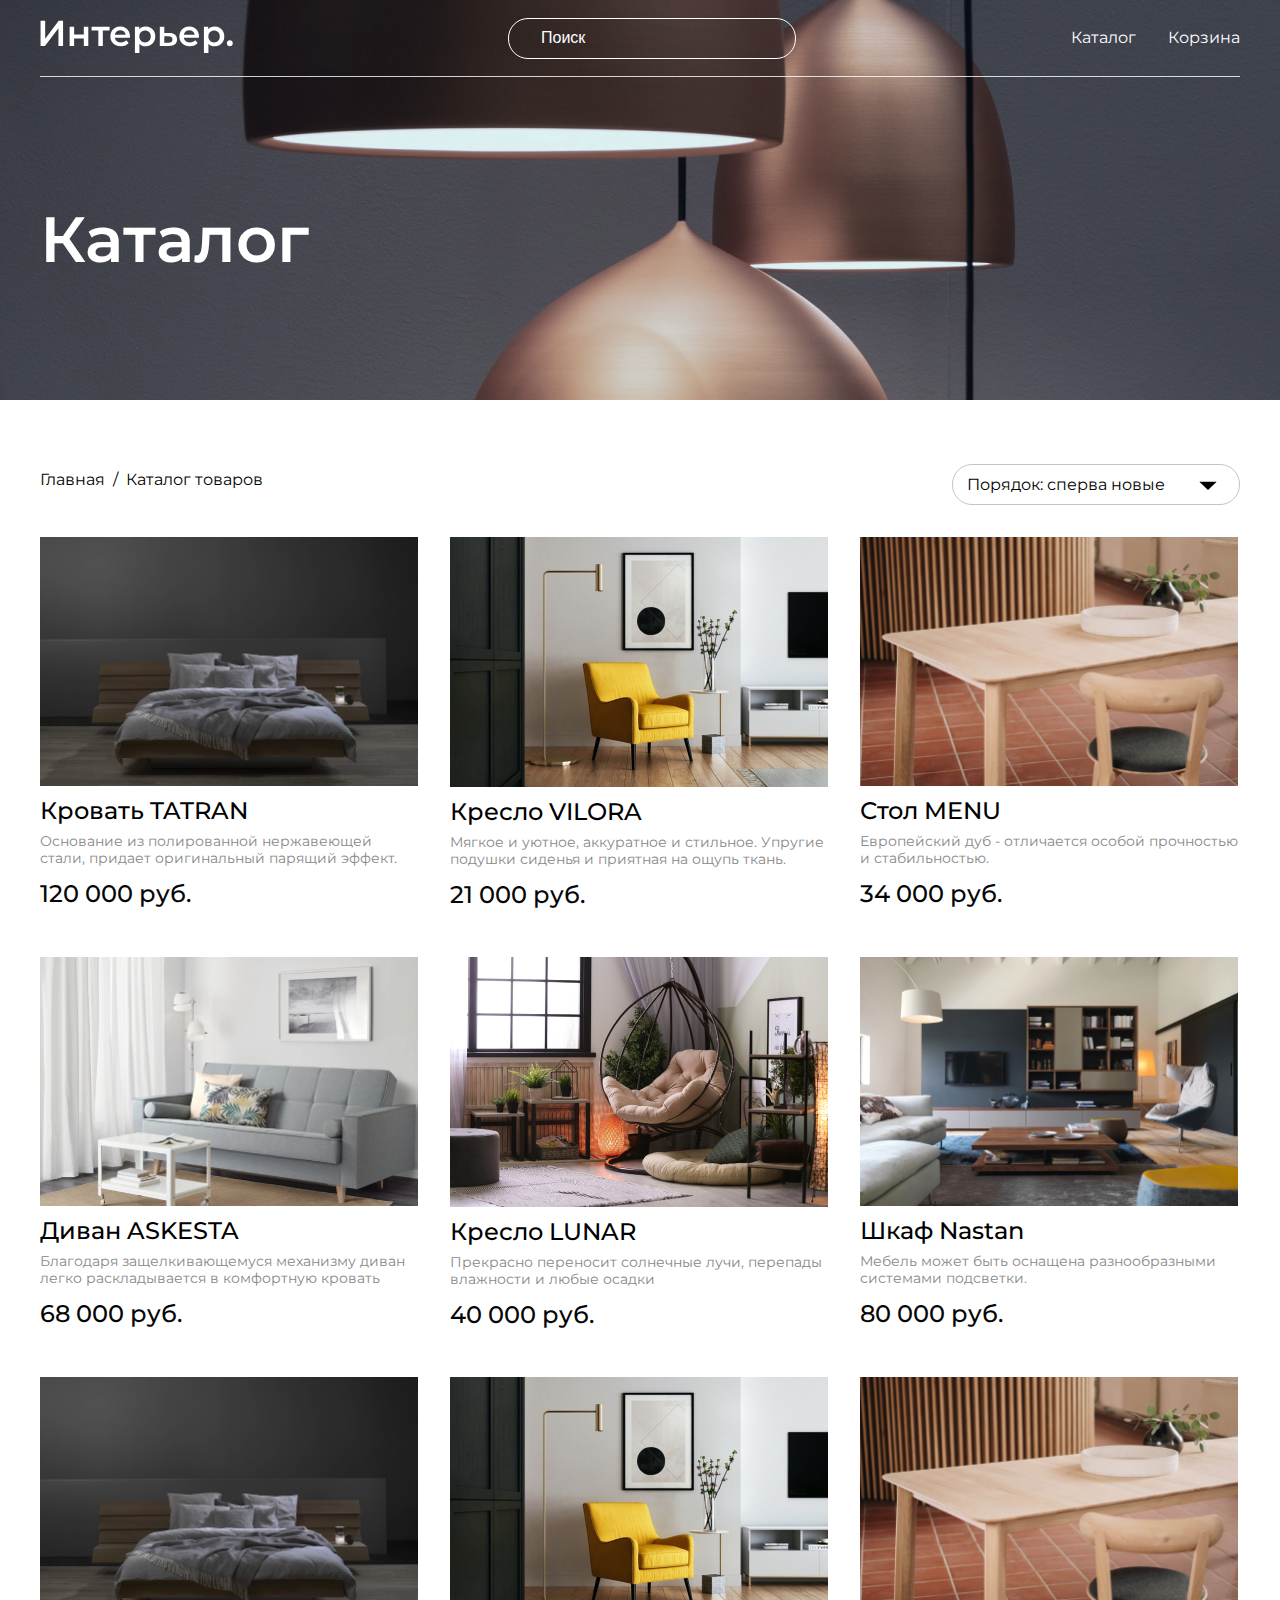
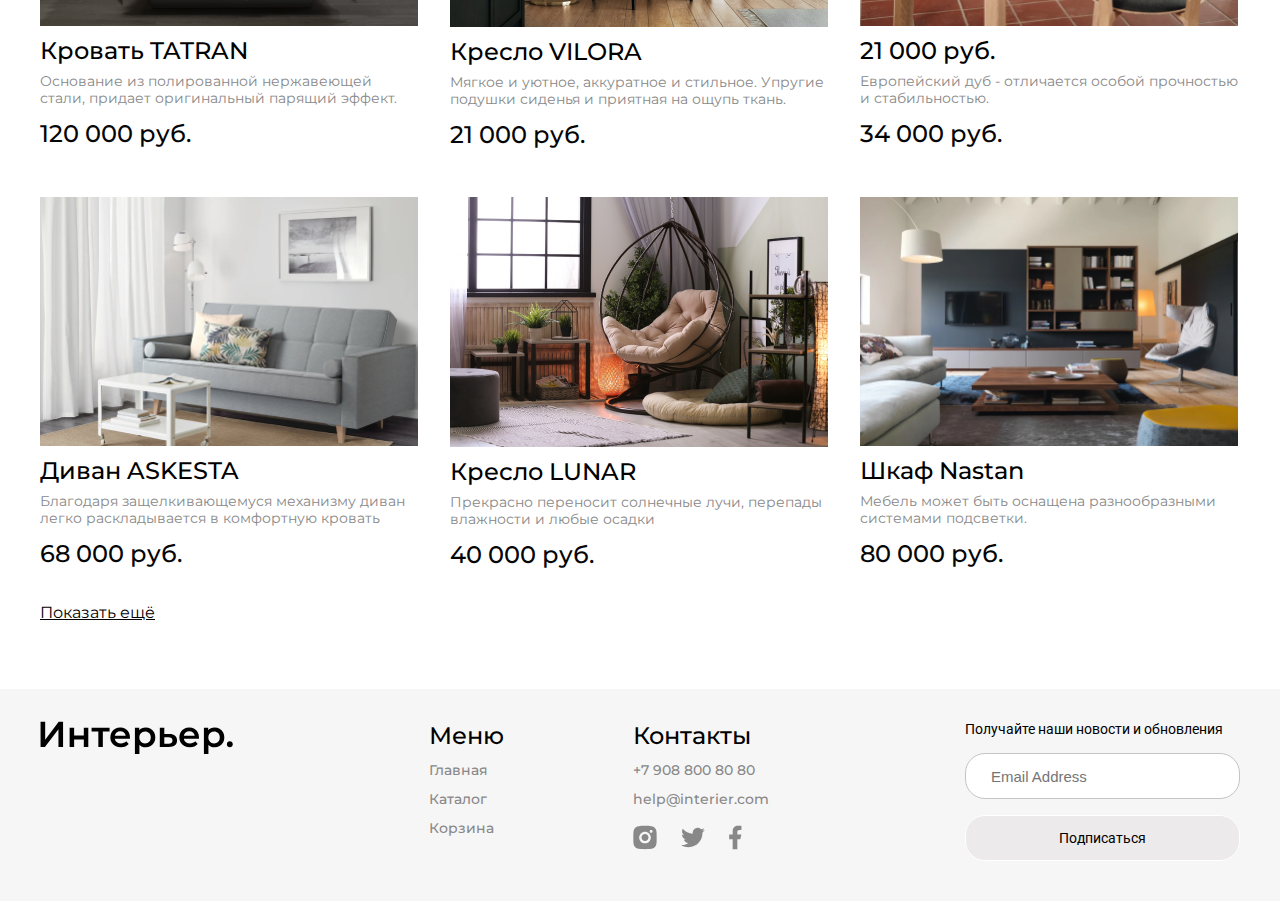
<file: catalog.html>
<!DOCTYPE html>
<html lang="en">

<head>
  <meta charset="UTF-8">
  <meta http-equiv="X-UA-Compatible" content="IE=edge">
  <meta name="viewport" content="width=device-width, initial-scale=1.0">
  <title>Document</title>
  <link rel="preconnect" href="https://fonts.googleapis.com">
  <link rel="preconnect" href="https://fonts.gstatic.com" crossorigin>
  <link href="https://fonts.googleapis.com/css2?family=Montserrat:wght@400;500;600&display=swap" rel="stylesheet">
  <link rel="preconnect" href="https://fonts.googleapis.com">
  <link rel="preconnect" href="https://fonts.gstatic.com" crossorigin>
  <link href="https://fonts.googleapis.com/css2?family=Montserrat:wght@400;500;600&family=Roboto&display=swap"
    rel="stylesheet">
  <link rel="stylesheet" href="style.css">
  <link rel="stylesheet" href="style.css">
</head>

<body class="body">
  <div class="top__catalog center">
    <header class="header">
      <a class="logo" href="index.html"><img class="logo__img" src="img/logo.svg" alt="logotip"></a>
      <input class="header__input" type="text" placeholder="Поиск">
      <nav class="header__nav">
        <a class="header__link" href="catalog.html"> Каталог</a>
        <a class="header__link" href="cart.html"> Корзина</a>
      </nav>
      <div class="header__nav_mobile">
        <a href="#"><svg width="17" height="16" viewBox="0 0 17 16" fill="none" xmlns="http://www.w3.org/2000/svg">
            <path
              d="M2.7515 1.99141C1.59282 3.14838 0.918906 4.70363 0.867092 6.34023C0.815278 7.97682 1.38946 9.57159 2.47264 10.7995C3.55581 12.0275 5.06645 12.7962 6.69672 12.9491C8.29727 13.0991 9.89485 12.6444 11.1757 11.6766L14.5069 15.0085L14.5069 15.0085C14.5897 15.0914 14.6881 15.1571 14.7963 15.2019C14.9046 15.2468 15.0206 15.2698 15.1377 15.2698C15.2549 15.2698 15.3709 15.2468 15.4791 15.2019C15.5873 15.1571 15.6857 15.0914 15.7685 15.0085C15.8514 14.9257 15.9171 14.8274 15.9619 14.7191C16.0068 14.6109 16.0298 14.4949 16.0298 14.3777C16.0298 14.2606 16.0068 14.1446 15.9619 14.0363C15.9171 13.9281 15.8514 13.8298 15.7685 13.7469L15.7685 13.7469L12.4368 10.416C13.4021 9.13496 13.8547 7.53846 13.7038 5.93943C13.5501 4.31054 12.7816 2.80139 11.5547 1.719C10.3277 0.636623 8.73451 0.0623154 7.09916 0.11292C5.46381 0.163525 3.90917 0.835233 2.7515 1.99141ZM2.7515 1.99141L2.82216 2.06217L2.7515 1.99141ZM10.5895 3.25366C11.0271 3.68416 11.3751 4.19703 11.6135 4.76269C11.8518 5.32835 11.9758 5.93561 11.9783 6.54944C11.9808 7.16327 11.8618 7.77152 11.628 8.3391C11.3943 8.90669 11.0505 9.42238 10.6164 9.85642C10.1824 10.2905 9.66668 10.6343 9.09909 10.868C8.53151 11.1018 7.92326 11.2208 7.30943 11.2183C6.6956 11.2158 6.08834 11.0918 5.52268 10.8535C4.95702 10.6151 4.44415 10.2671 4.01365 9.82954C3.15334 8.95509 2.67341 7.77613 2.6784 6.54944C2.6834 5.32275 3.17291 4.14773 4.04032 3.28033C4.90772 2.41292 6.08274 1.92341 7.30943 1.91841C8.53612 1.91342 9.71508 2.39335 10.5895 3.25366Z"
              fill="white" stroke="white" stroke-width="0.2" />
          </svg>
        </a>
        <a href="catalog.html"><svg width="20" height="21" viewBox="0 0 20 21" fill="none"
            xmlns="http://www.w3.org/2000/svg">
            <rect x="0.800537" y="0.900024" width="4.57143" height="4.57143" fill="white" />
            <rect x="0.800537" y="8.21436" width="4.57143" height="4.57143" fill="white" />
            <rect x="0.800537" y="15.5286" width="4.57143" height="4.57143" fill="white" />
            <rect x="8.11401" y="8.21436" width="4.57143" height="4.57143" fill="white" />
            <rect x="8.11401" y="15.5286" width="4.57143" height="4.57143" fill="white" />
            <rect x="8.11401" y="0.900024" width="4.57143" height="4.57143" fill="white" />
            <rect x="15.4285" y="8.21436" width="4.57143" height="4.57143" fill="white" />
            <rect x="15.4285" y="15.5286" width="4.57143" height="4.57143" fill="white" />
            <rect x="15.4285" y="0.900024" width="4.57143" height="4.57143" fill="white" />
          </svg>
        </a>
        <a href="cart.html"><svg width="19" height="17" viewBox="0 0 19 17" fill="none"
            xmlns="http://www.w3.org/2000/svg">
            <path
              d="M11.5834 16.8333C12.1359 16.8333 12.6658 16.6138 13.0566 16.2231C13.4473 15.8324 13.6667 15.3025 13.6667 14.75C13.6667 14.1974 13.4473 13.6675 13.0566 13.2768C12.6658 12.8861 12.1359 12.6666 11.5834 12.6666C11.0309 12.6666 10.501 12.8861 10.1103 13.2768C9.71957 13.6675 9.50008 14.1974 9.50008 14.75C9.50008 15.3025 9.71957 15.8324 10.1103 16.2231C10.501 16.6138 11.0309 16.8333 11.5834 16.8333ZM4.29174 16.8333C4.84428 16.8333 5.37418 16.6138 5.76488 16.2231C6.15558 15.8324 6.37508 15.3025 6.37508 14.75C6.37508 14.1974 6.15558 13.6675 5.76488 13.2768C5.37418 12.8861 4.84428 12.6666 4.29174 12.6666C3.73921 12.6666 3.20931 12.8861 2.81861 13.2768C2.4279 13.6675 2.20841 14.1974 2.20841 14.75C2.20841 15.3025 2.4279 15.8324 2.81861 16.2231C3.20931 16.6138 3.73921 16.8333 4.29174 16.8333ZM17.873 2.16975C18.133 2.16136 18.3796 2.05217 18.5606 1.86525C18.7416 1.67834 18.8428 1.42836 18.8428 1.16819C18.8428 0.908013 18.7416 0.658037 18.5606 0.471123C18.3796 0.28421 18.133 0.175013 17.873 0.166626H16.674C15.7345 0.166626 14.922 0.818709 14.7178 1.73538L13.4126 7.61246C13.2084 8.52912 12.3959 9.18121 11.4563 9.18121H3.63133L2.12924 3.17079H11.8636C12.1212 3.15904 12.3644 3.04844 12.5425 2.86199C12.7206 2.67555 12.82 2.42761 12.82 2.16975C12.82 1.91189 12.7206 1.66395 12.5425 1.47751C12.3644 1.29106 12.1212 1.18046 11.8636 1.16871H2.12924C1.82473 1.16862 1.5242 1.23796 1.25051 1.37145C0.976816 1.50495 0.737162 1.69909 0.549763 1.93911C0.362364 2.17913 0.232155 2.45872 0.169035 2.75662C0.105913 3.05452 0.111544 3.36289 0.185495 3.65829L1.68758 9.66662C1.79586 10.1002 2.046 10.485 2.39821 10.7601C2.75042 11.0351 3.18447 11.1844 3.63133 11.1843H11.4563C12.368 11.1845 13.2524 10.8736 13.9636 10.3032C14.6748 9.73275 15.1701 8.93681 15.3678 8.04683L16.674 2.16975H17.873Z"
              fill="white" />
          </svg>
        </a>
      </div>
    </header>
    <h1 class="top__title-catalog">Каталог</h1>
  </div>
  <div class="info-catalog center">
    <ul class="position">
      <li class="position__list"><a href="index.html" class="position__link">Главная</a></li>
      <li class="position__list"><a href="cart.html" class="position__link">Каталог товаров</a> </li>
    </ul>
    <div class="select">
      <select name="sorting" id="priority">
        <option value="first new">Порядок: сперва новые</option>
        <option value="first popular">Порядок: сперва популярные</option>
      </select>
      <div class="arrow">
        <img src="img/Polygon_1.svg" alt="arrow">
      </div>
    </div>
  </div>
  <div class="product-content-catalog center">
    <div class="product">
      <img class="product__img" src="img/product1.png" alt="product">
      <a class="product__title" href="#">Кровать TATRAN</a>
      <p class="product__text">Основание из полированной нержавеющей стали, придает оригинальный парящий
        эффект.</p>
      <p class="product__price">120 000 руб.</p>
    </div>
    <div class="product">
      <img class="product__img" src="img/product2.png" alt="product">
      <a class="product__title" href="#">Кресло VILORA</a>
      <p class="product__text">Мягкое и уютное, аккуратное и стильное. Упругие подушки сиденья и приятная на
        ощупь ткань. </p>
      <p class="product__price">21 000 руб.</p>
    </div>
    <div class="product">
      <img class="product__img" src="img/product3.png" alt="product">
      <a class="product__title" href="#">Стол MENU</a>
      <p class="product__text">Европейский дуб - отличается особой прочностью и стабильностью.</p>
      <p class="product__price">34 000 руб.</p>
    </div>
    <div class="product">
      <img class="product__img" src="img/product4.png" alt="product">
      <a class="product__title" href="#">Диван ASKESTA</a>
      <p class="product__text">Благодаря защелкивающемуся механизму диван легко раскладывается в комфортную
        кровать</p>
      <p class="product__price">68 000 руб.</p>
    </div>
    <div class="product">
      <img class="product__img" src="img/product5.png" alt="product">
      <a class="product__title" href="#">Кресло LUNAR</a>
      <p class="product__text">Прекрасно переносит солнечные лучи, перепады влажности и любые осадки</p>
      <p class="product__price">40 000 руб.</p>
    </div>
    <div class="product">
      <img class="product__img" src="img/product6.png" alt="product">
      <a class="product__title" href="#">Шкаф Nastan</a>
      <p class="product__text">Мебель может быть оснащена разнообразными системами подсветки.</p>
      <p class="product__price">80 000 руб.</p>
    </div>
    <div class="product">
      <img class="product__img" src="img/product7.png" alt="product">
      <a class="product__title" href="#">Кровать TATRAN</a>
      <p class="product__text">Основание из полированной нержавеющей стали, придает оригинальный парящий
        эффект.</p>
      <p class="product__price">120 000 руб.</p>
    </div>
    <div class="product">
      <img class="product__img" src="img/product8.png" alt="product">
      <a class="product__title" href="#">Кресло VILORA</a>
      <p class="product__text">Мягкое и уютное, аккуратное и стильное. Упругие подушки сиденья и приятная на
        ощупь ткань. </p>
      <p class="product__price">21 000 руб.</p>
    </div>
    <div class="product">
      <img class="product__img" src="img/product9.png" alt="product">
      <a class="product__title" href="#">21 000 руб.</a>
      <p class="product__text">Европейский дуб - отличается особой прочностью и стабильностью.</p>
      <p class="product__price">34 000 руб.</p>
    </div>
    <div class="product">
      <img class="product__img" src="img/product10.png" alt="product">
      <a class="product__title" href="#">Диван ASKESTA</a>
      <p class="product__text">Благодаря защелкивающемуся механизму диван легко раскладывается в комфортную
        кровать</p>
      <p class="product__price">68 000 руб.</p>
    </div>
    <div class="product">
      <img class="product__img" src="img/product11.png" alt="product">
      <a class="product__title" href="#">Кресло LUNAR</a>
      <p class="product__text">Прекрасно переносит солнечные лучи, перепады влажности и любые осадки</p>
      <p class="product__price">40 000 руб.</p>
    </div>
    <div class="product">
      <img class="product__img" src="img/product12.png" alt="product">
      <a class="product__title" href="#">Шкаф Nastan</a>
      <p class="product__text">Мебель может быть оснащена разнообразными системами подсветки.</p>
      <p class="product__price">80 000 руб.</p>
    </div>
  </div>
  <a class="link__more center" href="#">Показать ещё</a>
  <footer class="footer center">
    <a class="footer__logo" href="#"><img src="img/interer_black.svg" alt="logotip"></a>
    <div class="footer__content">
      <nav class="footer__nav">
        <h4 class="footer__title">Меню</h4>
        <a class="footer__link" href="index.html"> Главная</a>
        <a class="footer__link" href="catalog.html"> Каталог</a>
        <a class="footer__link" href="cart.html"> Корзина</a>
      </nav>
      <div class="footer__contact">
        <h4 class="footer__title">Контакты</h4>
        <a class="footer__link" href="tel:+79088008080">+7 908 800 80 80</a>
        <a class="footer__link" href="mailto:help@interier.com">help@interier.com</a>
        <div class="footer__icon">
          <a href="#"><svg class="footer__icon_activ" width="24" height="25" viewBox="0 0 24 25" fill="#888888"
              xmlns="http://www.w3.org/2000/svg">
              <path
                d="M12 0.833984C15.1698 0.833984 15.5653 0.845651 16.809 0.903984C18.0515 0.962318 18.8973 1.15715 19.6417 1.44648C20.4117 1.74282 21.0603 2.14415 21.709 2.79165C22.3022 3.37486 22.7613 4.08034 23.0542 4.85898C23.3423 5.60215 23.5383 6.44915 23.5967 7.69165C23.6515 8.93532 23.6667 9.33082 23.6667 12.5007C23.6667 15.6705 23.655 16.066 23.5967 17.3097C23.5383 18.5522 23.3423 19.398 23.0542 20.1423C22.7621 20.9214 22.303 21.627 21.709 22.2097C21.1256 22.8027 20.4202 23.2617 19.6417 23.5548C18.8985 23.843 18.0515 24.039 16.809 24.0973C15.5653 24.1522 15.1698 24.1673 12 24.1673C8.83017 24.1673 8.43467 24.1557 7.191 24.0973C5.9485 24.039 5.10267 23.843 4.35834 23.5548C3.57938 23.2625 2.87378 22.8034 2.291 22.2097C1.69764 21.6265 1.23859 20.921 0.945836 20.1423C0.656503 19.3992 0.461669 18.5522 0.403336 17.3097C0.348502 16.066 0.333336 15.6705 0.333336 12.5007C0.333336 9.33082 0.345002 8.93532 0.403336 7.69165C0.461669 6.44798 0.656503 5.60332 0.945836 4.85898C1.23778 4.07986 1.69694 3.37419 2.291 2.79165C2.87395 2.19809 3.5795 1.739 4.35834 1.44648C5.10267 1.15715 5.94734 0.962318 7.191 0.903984C8.43467 0.849151 8.83017 0.833984 12 0.833984ZM12 6.66732C10.4529 6.66732 8.96918 7.2819 7.87521 8.37586C6.78125 9.46982 6.16667 10.9536 6.16667 12.5007C6.16667 14.0477 6.78125 15.5315 7.87521 16.6254C8.96918 17.7194 10.4529 18.334 12 18.334C13.5471 18.334 15.0308 17.7194 16.1248 16.6254C17.2188 15.5315 17.8333 14.0477 17.8333 12.5007C17.8333 10.9536 17.2188 9.46982 16.1248 8.37586C15.0308 7.2819 13.5471 6.66732 12 6.66732ZM19.5833 6.37565C19.5833 5.98888 19.4297 5.61794 19.1562 5.34445C18.8827 5.07096 18.5118 4.91732 18.125 4.91732C17.7382 4.91732 17.3673 5.07096 17.0938 5.34445C16.8203 5.61794 16.6667 5.98888 16.6667 6.37565C16.6667 6.76243 16.8203 7.13336 17.0938 7.40685C17.3673 7.68034 17.7382 7.83398 18.125 7.83398C18.5118 7.83398 18.8827 7.68034 19.1562 7.40685C19.4297 7.13336 19.5833 6.76243 19.5833 6.37565ZM12 9.00065C12.9283 9.00065 13.8185 9.3694 14.4749 10.0258C15.1313 10.6822 15.5 11.5724 15.5 12.5007C15.5 13.4289 15.1313 14.3191 14.4749 14.9755C13.8185 15.6319 12.9283 16.0007 12 16.0007C11.0717 16.0007 10.1815 15.6319 9.52513 14.9755C8.86875 14.3191 8.5 13.4289 8.5 12.5007C8.5 11.5724 8.86875 10.6822 9.52513 10.0258C10.1815 9.3694 11.0717 9.00065 12 9.00065Z" />
            </svg>
          </a>
          <a href="#"><svg class="footer__icon_activ" width="24" height="21" viewBox="0 0 24 21" fill="#888888"
              xmlns="http://www.w3.org/2000/svg">
              <path
                d="M23.8557 3.09919C22.965 3.49317 22.0205 3.75191 21.0533 3.86686C22.0727 3.2572 22.8357 2.29771 23.2 1.16719C22.2433 1.73652 21.1945 2.13552 20.1013 2.35136C19.3671 1.5657 18.3938 1.04465 17.3328 0.869207C16.2718 0.693765 15.1826 0.873764 14.2345 1.38122C13.2864 1.88868 12.5325 2.69516 12.09 3.67528C11.6475 4.65541 11.5412 5.75427 11.7877 6.80103C9.84763 6.70379 7.94973 6.19964 6.21718 5.3213C4.48462 4.44296 2.95616 3.21008 1.73101 1.70269C1.29735 2.44755 1.06946 3.29429 1.07067 4.15619C1.07067 5.84786 1.93167 7.34236 3.24067 8.21736C2.46602 8.19297 1.70841 7.98377 1.03101 7.60719V7.66786C1.03124 8.79451 1.42111 9.88641 2.1345 10.7584C2.84789 11.6304 3.8409 12.2289 4.94517 12.4524C4.22606 12.6472 3.47203 12.676 2.74017 12.5364C3.05152 13.5061 3.65835 14.3543 4.4757 14.962C5.29305 15.5697 6.27999 15.9066 7.29834 15.9255C6.28624 16.7204 5.12738 17.308 3.88804 17.6547C2.64869 18.0014 1.35316 18.1005 0.0755081 17.9462C2.30582 19.3805 4.90212 20.142 7.55384 20.1395C16.529 20.1395 21.4372 12.7044 21.4372 6.25619C21.4372 6.04619 21.4313 5.83386 21.422 5.62619C22.3773 4.93572 23.2019 4.08038 23.8568 3.10036L23.8557 3.09919Z" />
            </svg>
          </a>
          <a href="#"><svg class="footer__icon_activ" width="13" height="25" viewBox="0 0 13 25" fill="#888888"
              xmlns="http://www.w3.org/2000/svg">
              <path
                d="M8.33332 14.2218H11.25L12.4167 9.55518H8.33332V7.22184C8.33332 6.02018 8.33332 4.88851 10.6667 4.88851H12.4167V0.968509C12.0363 0.918343 10.6002 0.805176 9.08349 0.805176C5.91599 0.805176 3.66666 2.73834 3.66666 6.28851V9.55518H0.166656V14.2218H3.66666V24.1385H8.33332V14.2218Z" />
            </svg>
          </a>
        </div>
      </div>
    </div>
    <div class="footer__form-wrap">
      <form class="footer__form" action="#">
        <p class="footer__form-text">Получайте наши новости и обновления</p>
        <input class="footer__input" type="email" placeholder="Email Address">
        <button class="footer__button">Подписаться</button>
      </form>
    </div>
  </footer>
</body>

</html>
</file>
<file: style.css>
* {
  margin: 0;
  padding: 0;
}

a {
  text-decoration: none;
}

* {
  box-sizing: border-box;
}

.body {
  font-family: "Montserrat", sans-serif;
}

.center {
  padding-left: calc(50% - 600px);
  padding-right: calc(50% - 600px);
}

.header {
  height: 77px;
  display: flex;
  flex-wrap: wrap;
  justify-content: space-between;
  align-items: center;
  border-bottom: 0.5px solid rgba(255, 255, 255, 0.8);
}
.header__input {
  height: 41px;
  width: 288px;
  border: 1px solid #ffffff;
  border-radius: 20px;
  background-color: transparent;
  outline: none;
  font-style: normal;
  font-weight: 400;
  font-size: 16px;
  line-height: 20px;
  color: #ffffff;
  padding-left: 32px;
  padding-right: 32px;
}
.header__input::-moz-placeholder {
  color: #ffffff;
}
.header__input::placeholder {
  color: #ffffff;
}
.header__nav {
  display: flex;
  gap: 32px;
}
.header__nav_mobile {
  display: none;
}
.header__link {
  font-family: "Montserrat";
  font-style: normal;
  font-weight: 400;
  font-size: 16px;
  line-height: 20px;
  color: #ffffff;
  transition: all 0.5s;
}
.header__link:hover {
  text-decoration: underline;
}

.top {
  height: 735px;
  background-image: url(img/Rectangle\ 15.png);
  background-position: center;
  background-repeat: no-repeat;
  background-size: cover;
}
.top__title-index {
  font-family: "Montserrat";
  font-style: normal;
  font-weight: 600;
  font-size: 64px;
  line-height: 70px;
  color: #ffffff;
  margin-top: 64px;
  margin-bottom: 16px;
  max-width: 792px;
}
.top__text {
  font-style: normal;
  font-weight: 400;
  font-size: 24px;
  line-height: 32px;
  color: #ffffff;
  margin-bottom: 16px;
}
.top__link {
  font-style: normal;
  font-weight: 400;
  font-size: 16px;
  line-height: 24px;
  text-decoration-line: underline;
  color: #ffffff;
  transition: all 0.5s;
}
.top__link:hover {
  text-decoration: none;
  color: #888888;
}

.for {
  padding-top: 64px;
}
.for__title {
  font-style: normal;
  font-weight: 600;
  font-size: 48px;
  line-height: 59px;
  color: #000000;
}
.for__content {
  display: grid;
  gap: 32px;
  grid-template-columns: repeat(12, 1fr);
  margin-top: 32px;
}
.for__item {
  height: 415px;
  grid-column: span 4;
  display: flex;
  justify-content: center;
  align-items: center;
}
.for__item_big {
  grid-column: span 6;
}
.for__item1 {
  background-image: url(img/item1.jpg);
  background-size: cover;
  background-position: center;
  background-repeat: no-repeat;
}
.for__item2 {
  background-image: url(img/item2.jpg);
  background-size: cover;
  background-position: center;
  background-repeat: no-repeat;
}
.for__item3 {
  background-image: url(img/item3.jpg);
  background-size: cover;
  background-position: center;
  background-repeat: no-repeat;
}
.for__item4 {
  background-image: url(img/item4.jpg);
  background-size: cover;
  background-position: center;
  background-repeat: no-repeat;
}
.for__item5 {
  background-image: url(img/item5.jpg);
  background-size: cover;
  background-position: center;
  background-repeat: no-repeat;
}
.for__link {
  font-style: normal;
  font-weight: 600;
  font-size: 34px;
  line-height: 41px;
  color: #ffffff;
  transition: all 0.5s;
}
.for__link:hover {
  border-bottom: 2px solid currentColor;
}

.product-box {
  padding-top: 72px;
}
.product-box__title {
  font-family: "Montserrat";
  font-style: normal;
  font-weight: 600;
  font-size: 48px;
  line-height: 59px;
  color: #000000;
}

.product-content {
  margin-top: 32px;
  display: flex;
  -moz-column-gap: 32px;
       column-gap: 32px;
  row-gap: 56px;
  flex-wrap: wrap;
}

.product {
  display: flex;
  flex-direction: column;
  width: 378px;
}
.product__img {
  width: 100%;
}
.product__title {
  font-style: normal;
  font-weight: 500;
  font-size: 24px;
  line-height: 29px;
  color: #000000;
  margin-top: 10px;
  margin-bottom: 8px;
  transition: all 0.5s;
}
.product__title:hover {
  text-decoration: underline;
}
.product__text {
  font-style: normal;
  font-weight: 400;
  font-size: 14px;
  line-height: 17px;
  color: #888888;
  margin-bottom: 12px;
}
.product__price {
  font-family: "Montserrat";
  font-style: normal;
  font-weight: 500;
  font-size: 24px;
  line-height: 29px;
  color: #050505;
}
.product__price_select {
  font-style: normal;
  font-weight: 500;
  font-size: 24px;
  line-height: 29px;
  text-decoration-line: line-through;
  color: #888888;
  margin-left: 32px;
}

.link__catalog {
  display: block;
  font-style: normal;
  font-weight: 400;
  font-size: 16px;
  line-height: 24px;
  text-decoration-line: underline;
  color: #000000;
  margin-top: 40px;
  margin-bottom: 64px;
  transition: all 0.5s;
}
.link__catalog:hover {
  text-decoration: none;
  color: #888888;
}

/*footer*/
.footer {
  display: flex;
  flex-wrap: wrap;
  justify-content: space-between;
  background: #F7F6F6;
  padding-top: 32px;
  padding-bottom: 40px;
}
.footer__content {
  display: flex;
  flex-wrap: wrap;
  gap: 129px;
}
.footer__inform {
  display: flex;
  flex-wrap: wrap;
}
.footer__nav {
  display: flex;
  flex-direction: column;
  gap: 12px;
}
.footer__title {
  font-style: normal;
  font-weight: 500;
  font-size: 24px;
  line-height: 29px;
  color: #000000;
  /*margin-right: 129px;*/
}
.footer__link {
  font-style: normal;
  font-weight: 500;
  font-size: 14px;
  line-height: 17px;
  color: #888888;
  transition: all 0.5s;
}
.footer__link:hover {
  text-decoration: underline;
}
.footer__contact {
  display: flex;
  flex-direction: column;
  gap: 12px;
}
.footer__icon {
  display: flex;
  flex-wrap: wrap;
  align-items: center;
  justify-content: flex-start;
  gap: 24px;
  width: 137px;
  height: 39px;
}
.footer__icon_activ {
  transition: all 0.5s;
}
.footer__icon_activ:hover {
  fill: #000000;
}
.footer__form-wrap {
  display: flex;
  flex-direction: column;
  justify-content: center;
}
.footer__form {
  display: flex;
  flex-direction: column;
}
.footer__form-text {
  font-family: "Roboto", sans-serif;
  font-style: normal;
  font-weight: 400;
  font-size: 14px;
  line-height: 16px;
  color: #000000;
  margin-bottom: 16px;
}
.footer__input {
  width: 275px;
  height: 46px;
  background: #ffffff;
  border: 1px solid #C4C4C4;
  border-radius: 20px;
  font-weight: 400;
  font-size: 15px;
  line-height: 18px;
  color: #C4C4C4;
  padding-left: 25px;
  padding-right: 25px;
  margin-bottom: 16px;
}
.footer__button {
  background: rgba(222, 215, 215, 0.41);
  border: 1px solid #ffffff;
  box-sizing: border-box;
  border-radius: 20px;
  width: 275px;
  height: 46px;
  font-weight: 400;
  font-size: 14px;
  line-height: 17px;
  color: #000000;
  font-family: "Roboto", sans-serif;
  transition: all 0.5s;
}
.footer__button:hover {
  background: #000000;
  font-style: normal;
  font-weight: 500;
  color: #ffffff;
}

/*Style for catalog*/
.top__catalog {
  height: 400px;
  background-image: url(img/catalog_top.png);
  background-position: center;
  background-repeat: no-repeat;
  background-size: cover;
}
.top__title-catalog {
  font-style: normal;
  font-weight: 600;
  font-size: 64px;
  line-height: 70px;
  color: #ffffff;
  margin-top: 127px;
}

.product-content-catalog {
  display: flex;
  gap: 48px 32px;
  flex-wrap: wrap;
}

.link__more {
  display: block;
  font-style: normal;
  font-weight: 400;
  font-size: 16px;
  line-height: 24px;
  text-decoration-line: underline;
  color: #000000;
  margin-top: 32px;
  margin-bottom: 64px;
  transition: all 0.5s;
}
.link__more:hover {
  text-decoration: none;
  color: #888888;
}

.info-catalog {
  display: flex;
  justify-content: space-between;
  margin-top: 64px;
  margin-bottom: 32px;
}

.position {
  display: flex;
  font-style: normal;
  font-weight: 400;
  font-size: 16px;
  line-height: 32px;
  color: #000000;
  list-style-type: none;
}
.position__list:not(:last-child)::after {
  content: "/";
  padding-left: 8px;
  padding-right: 8px;
}
.position__link {
  color: #000000;
  transition: all 0.5s;
}
.position__link:hover {
  text-decoration: underline;
}

select {
  background-color: transparent;
  -webkit-appearance: none;
     -moz-appearance: none;
          appearance: none;
  border: none;
  width: 100%;
  font-family: inherit;
  font-size: inherit;
  cursor: inherit;
  line-height: inherit;
  outline: none;
}

select::-ms-expand {
  display: none;
}

.select {
  border: 1px solid #C4C4C4;
  border-radius: 20px;
  width: 288px;
  height: 41px;
  font-style: normal;
  font-weight: 400;
  font-size: 16px;
  line-height: 20px;
  color: #000000;
  padding-left: 14px;
  padding-right: 22px;
  display: flex;
  align-items: center;
  justify-content: space-between;
}

@keyframes anim-button {
  0% {
    animation-timing-function: ease-out;
    transform: scale(1);
    transform-origin: center center;
  }
  10% {
    animation-timing-function: ease-in;
    transform: scale(0.91);
  }
  17% {
    animation-timing-function: ease-out;
    transform: scale(0.98);
  }
  33% {
    animation-timing-function: ease-in;
    transform: scale(0.87);
  }
  45% {
    animation-timing-function: ease-out;
    transform: scale(1);
  }
}
.top-cart {
  height: 400px;
  background-image: url(img/cart_top.png);
  background-size: cover;
  background-position: center;
  background-repeat: no-repeat;
}
.top-cart__title {
  margin-top: 127px;
  font-family: "Montserrat";
  font-style: normal;
  font-weight: 600;
  font-size: 64px;
  line-height: 70px;
  color: #ffffff;
}

.cart__wrap {
  display: grid;
  grid-template-columns: repeat(12, 1fr);
  gap: 32px;
  margin-top: 64px;
}
.cart__content {
  grid-column: span 8;
}
.cart__name-box {
  display: flex;
  justify-content: space-between;
  padding-bottom: 14px;
  font-style: normal;
  font-weight: 400;
  font-size: 16px;
  line-height: 20px;
  color: #000000;
}

.cart-form {
  background: #F7F6F6;
  border-radius: 20px;
  height: 556px;
  grid-column: span 4;
  display: flex;
  flex-direction: column;
  align-items: center;
}
.cart-form__title {
  font-family: "Poppins", sans-serif;
  font-style: normal;
  font-weight: 600;
  font-size: 24px;
  line-height: 36px;
  margin-top: 35px;
}
.cart-form__input {
  font-family: "Montserrat", sans-serif;
  font-style: normal;
  font-weight: 400;
  font-size: 14px;
  line-height: 17px;
  padding-bottom: 3px;
  padding-top: 35px;
  margin-bottom: 9px;
  -webkit-appearance: none;
     -moz-appearance: none;
          appearance: none;
  border: none;
  border-bottom: 1px solid #CACDD8;
  width: 288px;
  background-color: inherit;
}
.cart-form__input::-moz-placeholder {
  color: #000000;
}
.cart-form__input::placeholder {
  color: #000000;
}
.cart-form__total {
  font-family: "Montserrat", sans-serif;
  font-style: normal;
  font-weight: 400;
  font-size: 24px;
  line-height: 29px;
  color: #000000;
  margin-top: 55px;
}
.cart-form__total_bold {
  font-weight: bold;
}
.cart-form__button {
  font-family: "Montserrat", sans-serif;
  font-style: normal;
  font-weight: 400;
  font-size: 16px;
  line-height: 20px;
  color: #000000;
  width: 290px;
  height: 41px;
  margin-top: 18px;
  border: 1px solid #000000;
  border-radius: 50px;
  background: inherit;
  transition: all 0.5s;
  animation: anim-button 4s ease-in 0s infinite normal forwards;
}
.cart-form__button:hover {
  color: #ffffff;
  background: #000000;
}

.cart-item {
  border-top: 0.5px solid #CACDD8;
  padding-top: 32px;
  padding-bottom: 32px;
  display: flex;
  justify-content: space-between;
  align-items: start;
}
.cart-item__left {
  display: flex;
  gap: 32px;
}
.cart-item__info {
  max-width: 276px;
  display: flex;
  flex-direction: column;
  gap: 14px;
}
.cart-item__title {
  font-style: normal;
  font-weight: 500;
  font-size: 24px;
  line-height: 29px;
  color: #000000;
}
.cart-item__text {
  font-style: normal;
  font-weight: 400;
  font-size: 14px;
  line-height: 17px;
  color: #888888;
}
.cart-item__price {
  font-style: normal;
  font-weight: 500;
  font-size: 16px;
  line-height: 20px;
  color: #050505;
}
.cart-item__link-box {
  display: flex;
  gap: 30px;
}
.cart-item__link {
  display: block;
  font-style: normal;
  font-weight: 400;
  font-size: 14px;
  line-height: 210%;
  /*text-decoration-line: underline;*/
  border-bottom: 1px solid currentColor;
  display: inline-block;
  line-height: 0.85;
  color: #000000;
  transition: all 0.5s;
}
.cart-item__link:hover {
  border-bottom: none;
  color: #888888;
}
.cart-item__input {
  font-family: "Poppins", sans-serif;
  -webkit-appearance: none;
     -moz-appearance: none;
          appearance: none;
  border: none;
  width: 71px;
  outline: none;
  height: 51px;
  background: #F7F6F6;
  border-radius: 6px;
  font-style: normal;
  font-weight: 600;
  font-size: 14px;
  line-height: 210%;
  color: #000000;
}

.cart-functions {
  margin-top: 18px;
  display: flex;
  gap: 10px;
}
.cart-functions__button {
  width: 200px;
  height: 37px;
  border: 1px solid #000000;
  border-radius: 50px;
  font-family: "Montserrat";
  font-style: normal;
  font-weight: 400;
  font-size: 14px;
  line-height: 17px;
  color: #020202;
  background: inherit;
  display: block;
  transition: all 0.5s;
}
.cart-functions__button:hover {
  color: #ffffff;
  background: #000000;
}

@media (max-width: 1024px) {
  .center {
    padding-left: calc(50% - 393px);
    padding-right: calc(50% - 393px);
  }
  .for__item {
    height: 268px;
  }
  .for__content {
    gap: 30px;
  }
  .product-box {
    padding-top: 64px;
  }
  .product-content {
    -moz-column-gap: 29px;
         column-gap: 29px;
    row-gap: 39px;
  }
  .product-content__cart {
    gap: 30px 29px;
  }
  .footer__logo {
    display: none;
  }
  .footer__content {
    gap: 130px;
  }
  .product-content-catalog {
    gap: 30px 29px;
    justify-content: center;
  }
  .cart__wrap {
    grid-template-columns: repeat(8, 1fr);
    margin-top: 66px;
    row-gap: 64px;
  }
  .cart-item {
    padding-top: 25px;
  }
  .cart-item__link-box {
    margin-top: 10px;
  }
  .cart-functions {
    margin-top: 0px;
  }
}
@media (min-width: 768px) and (max-width: 833px) {
  .center {
    padding-left: 24px;
    padding-right: 24px;
  }
  .product {
    width: 345px;
  }
  /*.footer__title {
          margin-right: 100px;
      }*/
}
@media (min-width: 768px) and (max-width: 833px) and (max-width: 767px) {
  .center {
    padding-left: 16px;
    padding-right: 16px;
    width: 100%;
  }
  .header {
    padding-top: 50px;
    border: none;
  }
  .header__input {
    display: none;
  }
  .header__nav {
    display: none;
  }
  .header__nav_mobile {
    display: flex;
    align-items: center;
    gap: 32px;
  }
  .logo__img {
    width: 99px;
  }
  .top__title-index {
    font-size: 48px;
    line-height: 59px;
    text-align: center;
  }
  .top__text {
    font-size: 16px;
    line-height: 32px;
    text-align: center;
  }
  .top__link {
    display: flex;
    font-size: 14px;
    justify-content: center;
    align-items: center;
  }
  .for {
    grid-template-columns: repeat(4 1fr);
    gap: 16px;
    padding-top: 32px;
  }
  .for__title {
    font-size: 24px;
    line-height: 29px;
  }
  .for__item {
    grid-column: 1/-1;
    height: 375px;
  }
  .for__item_big {
    height: 244px;
  }
  .for__link {
    font-size: 28px;
    line-height: 34px;
  }
  .product-box {
    padding-top: 32px;
  }
  .product-box__title {
    font-size: 24px;
    line-height: 29px;
  }
  .product-content {
    gap: 32px;
    justify-content: center;
  }
  .product {
    width: 348px;
  }
  .product__title {
    font-size: 18px;
    line-height: 22px;
    margin-top: 9px;
    margin-bottom: 9px;
  }
  .product__text {
    margin-bottom: 8px;
  }
  .product__price {
    font-size: 18px;
    line-height: 22px;
  }
  .product__price_select {
    font-size: 18px;
    line-height: 22px;
  }
  .link__catalog {
    margin-top: 36px;
    margin-bottom: 32px;
  }
  .footer {
    justify-content: center;
    gap: 34px;
  }
  .footer__content {
    gap: 100px;
  }
  .footer__title {
    margin-right: 0px;
  }
  /*style for catalog*/
  .top__title-catalog {
    font-size: 48px;
    line-height: 59px;
    text-align: center;
    margin-top: 100px;
  }
  .product-content-catalog {
    gap: 32px;
  }
  .info-catalog {
    margin-top: 32px;
    flex-wrap: wrap;
    gap: 16px;
  }
  .position {
    font-size: 14px;
  }
  .select {
    font-size: 14px;
    line-height: 17px;
  }
  .link__more {
    margin-bottom: 32px;
  }
  /*style for cart*/
  .top-cart__title {
    font-size: 48px;
    line-height: 59px;
    text-align: center;
    margin-top: 100px;
  }
  .cart__wrap {
    grid-template-columns: repeat(4, 1fr);
    gap: 48px 16px;
    margin-top: 92px;
  }
  .cart__content {
    grid-column: span 4;
  }
  .cart__name-box {
    display: none;
  }
  .cart__product-box {
    padding-top: 48px;
  }
  .cart-item {
    padding-top: 18px;
    padding-bottom: 24px;
  }
  .cart-item__img {
    display: none;
  }
  .cart-item__info {
    gap: 0px;
  }
  .cart-item__title {
    font-size: 18px;
    line-height: 22px;
  }
  .cart-item__text {
    font-size: 12px;
    line-height: 15px;
    margin-top: 8px;
    margin-bottom: 15px;
  }
  .cart-item__price {
    font-size: 12px;
    line-height: 15px;
    margin-bottom: 15px;
  }
  .cart-functions__button {
    width: 163px;
    height: 37px;
    font-size: 12px;
    line-height: 15px;
  }
  .cart-functions__button:hover {
    font-size: 12px;
    line-height: 15px;
  }
}
@media (min-width: 1025px) and (max-width: 1247px) {
  .center {
    padding-left: 24px;
    padding-right: 24px;
  }
}
@media (max-width: 767px) {
  .center {
    padding-left: 16px;
    padding-right: 16px;
    width: 100%;
  }
  .header {
    padding-top: 50px;
    border: none;
  }
  .header__input {
    display: none;
  }
  .header__nav {
    display: none;
  }
  .header__nav_mobile {
    display: flex;
    align-items: center;
    gap: 32px;
  }
  .logo__img {
    width: 99px;
  }
  .top__title-index {
    font-size: 48px;
    line-height: 59px;
    text-align: center;
    margin-top: 46px;
  }
  .top__text {
    font-size: 16px;
    line-height: 32px;
    text-align: center;
  }
  .top__link {
    display: flex;
    font-size: 14px;
    justify-content: center;
    align-items: center;
  }
  .for {
    grid-template-columns: repeat(4 1fr);
    padding-top: 32px;
  }
  .for__content {
    gap: 16px;
  }
  .for__title {
    font-size: 24px;
    line-height: 29px;
  }
  .for__item {
    grid-column: 1/-1;
    height: 375px;
  }
  .for__item_big {
    height: 244px;
  }
  .for__link {
    font-size: 28px;
    line-height: 34px;
  }
  .product-box {
    padding-top: 36px;
  }
  .product-box__title {
    font-size: 24px;
    line-height: 29px;
  }
  .product-content {
    gap: 32px;
    justify-content: center;
  }
  .product {
    width: 348px;
  }
  .product__title {
    font-size: 18px;
    line-height: 22px;
    margin-top: 9px;
    margin-bottom: 9px;
  }
  .product__text {
    margin-bottom: 8px;
  }
  .product__price {
    font-size: 18px;
    line-height: 22px;
  }
  .product__price_select {
    font-size: 18px;
    line-height: 22px;
  }
  .link__catalog {
    margin-top: 36px;
    margin-bottom: 32px;
  }
  .footer {
    justify-content: center;
    gap: 34px;
  }
  .footer__content {
    gap: 100px;
  }
  .footer__title {
    margin-right: 0px;
  }
  /*style for catalog*/
  .top__title-catalog {
    font-size: 48px;
    line-height: 59px;
    text-align: center;
    margin-top: 100px;
  }
  .product-content-catalog {
    gap: 32px;
  }
  .info-catalog {
    margin-top: 32px;
    flex-wrap: wrap;
    gap: 16px;
  }
  .position {
    font-size: 14px;
  }
  .select {
    font-size: 14px;
    line-height: 17px;
  }
  .link__more {
    margin-bottom: 32px;
  }
  /*style for cart*/
  .top-cart {
    background-position: calc(100% + 318px);
  }
  .top-cart__title {
    font-size: 48px;
    line-height: 59px;
    text-align: center;
    margin-top: 100px;
  }
  .cart__wrap {
    grid-template-columns: repeat(4, 1fr);
    gap: 48px 16px;
    margin-top: 92px;
  }
  .cart__content {
    grid-column: span 4;
  }
  .cart__name-box {
    display: none;
  }
  .cart__product-box {
    padding-top: 48px;
  }
  .cart-item {
    padding-top: 18px;
    padding-bottom: 24px;
  }
  .cart-item__img {
    display: none;
  }
  .cart-item__info {
    gap: 0px;
  }
  .cart-item__title {
    font-size: 18px;
    line-height: 22px;
  }
  .cart-item__text {
    font-size: 12px;
    line-height: 15px;
    margin-top: 8px;
    margin-bottom: 15px;
  }
  .cart-item__price {
    font-size: 12px;
    line-height: 15px;
    margin-bottom: 15px;
  }
  .cart-functions__button {
    width: 163px;
    height: 37px;
    font-size: 12px;
    line-height: 15px;
  }
  .cart-functions__button:hover {
    font-size: 12px;
    line-height: 15px;
  }
}/*# sourceMappingURL=style.css.map */
</file>
